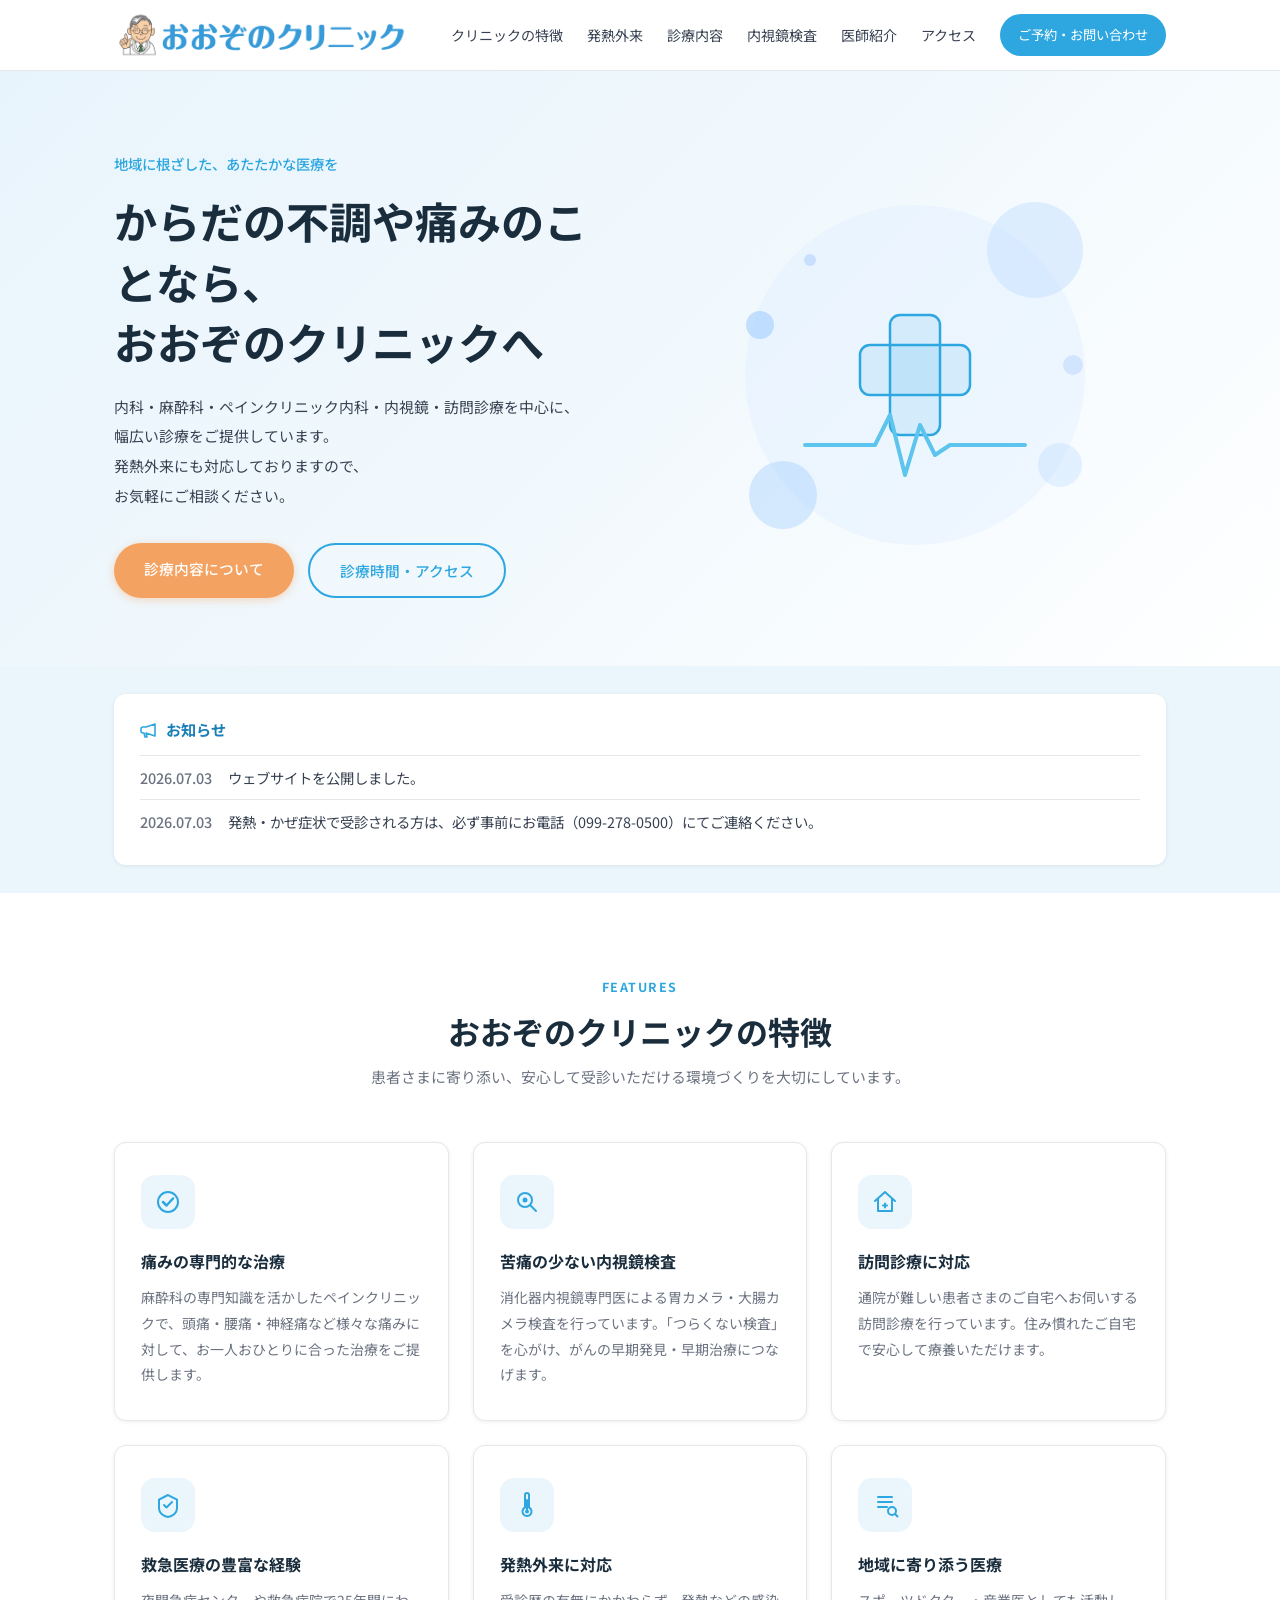
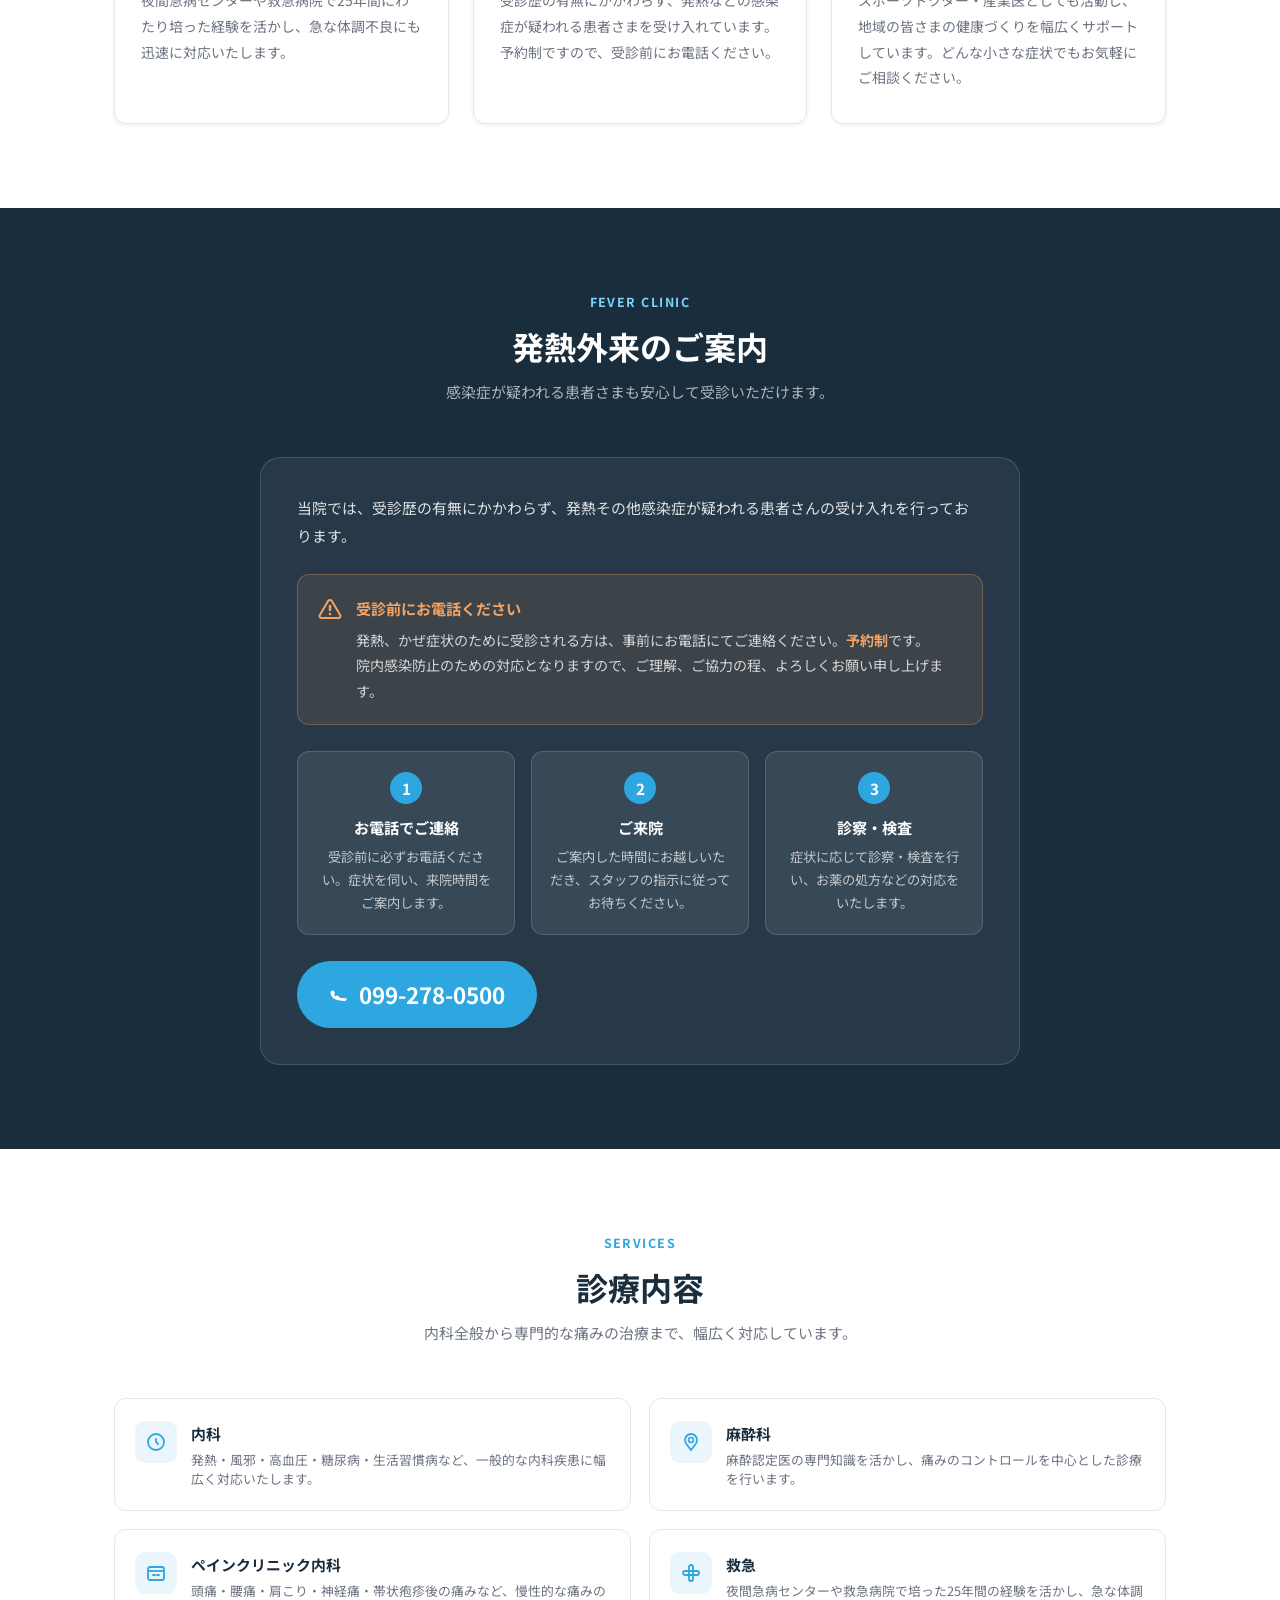
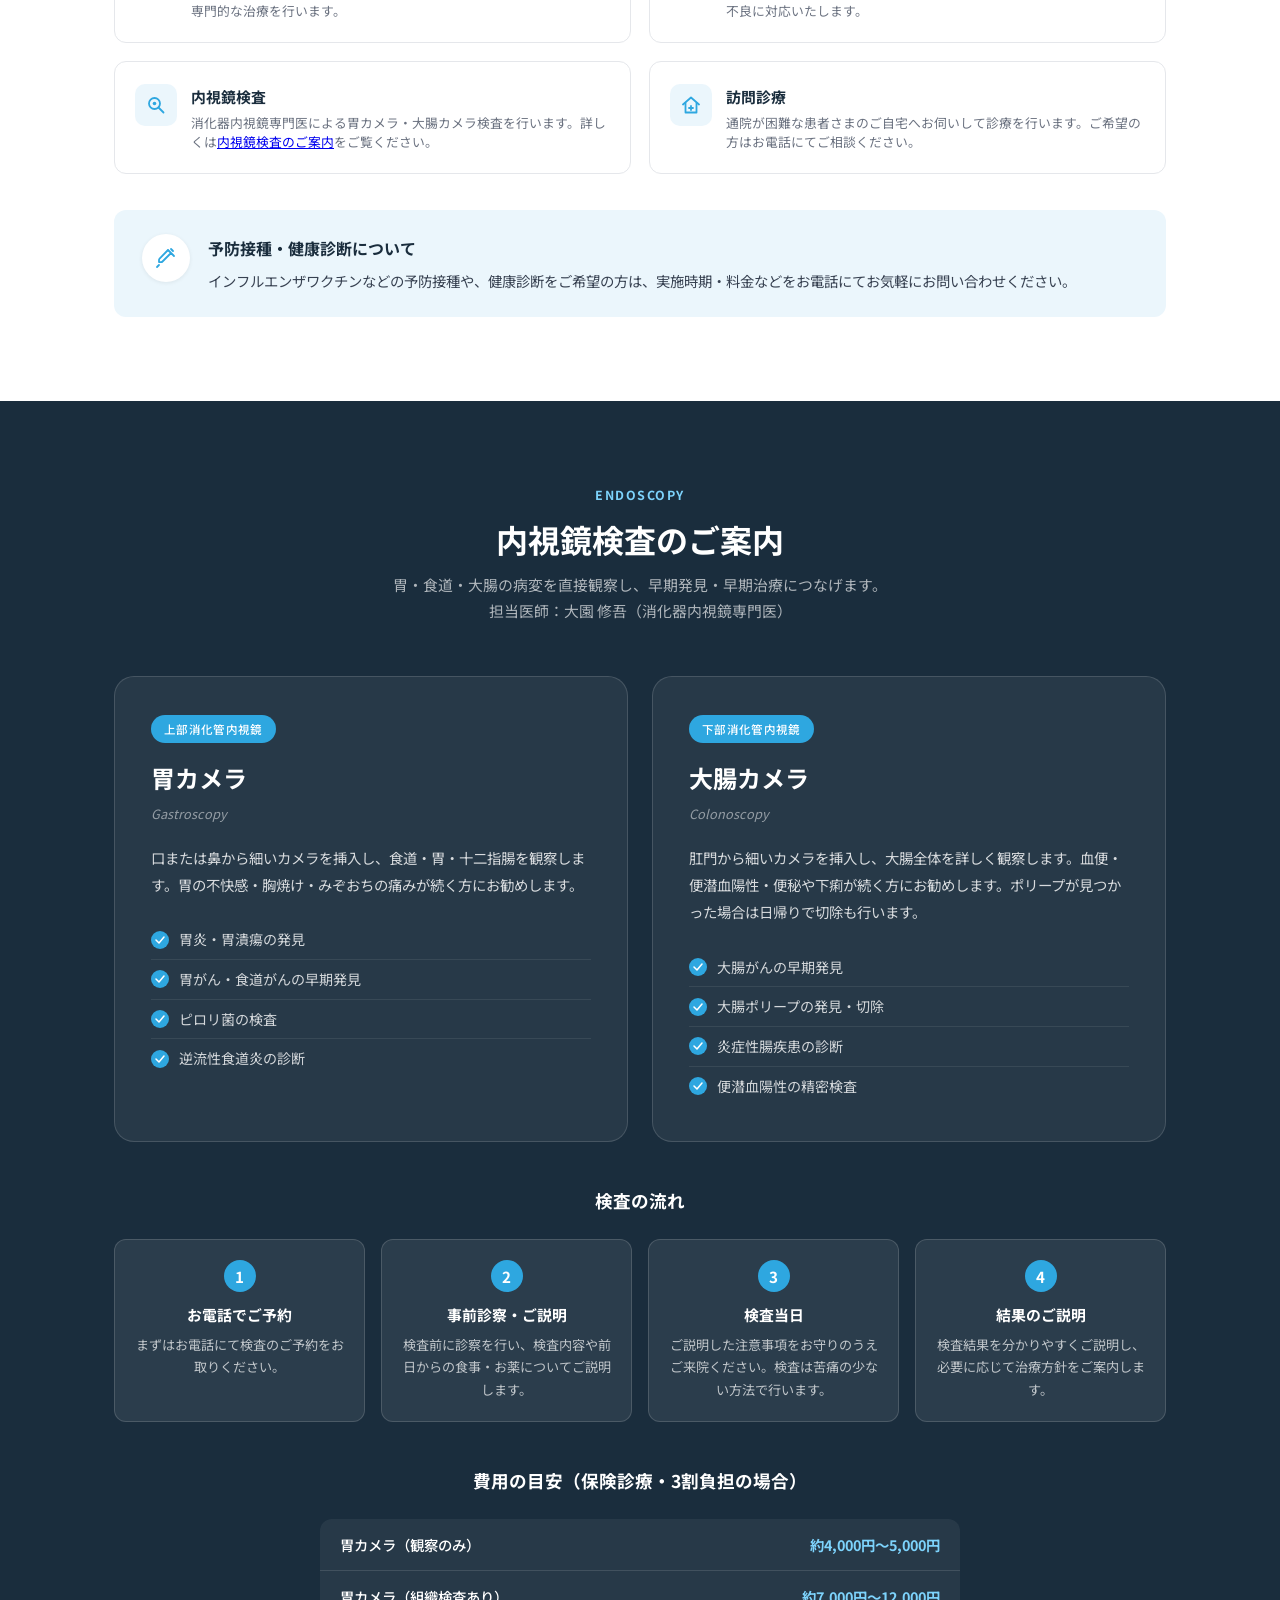
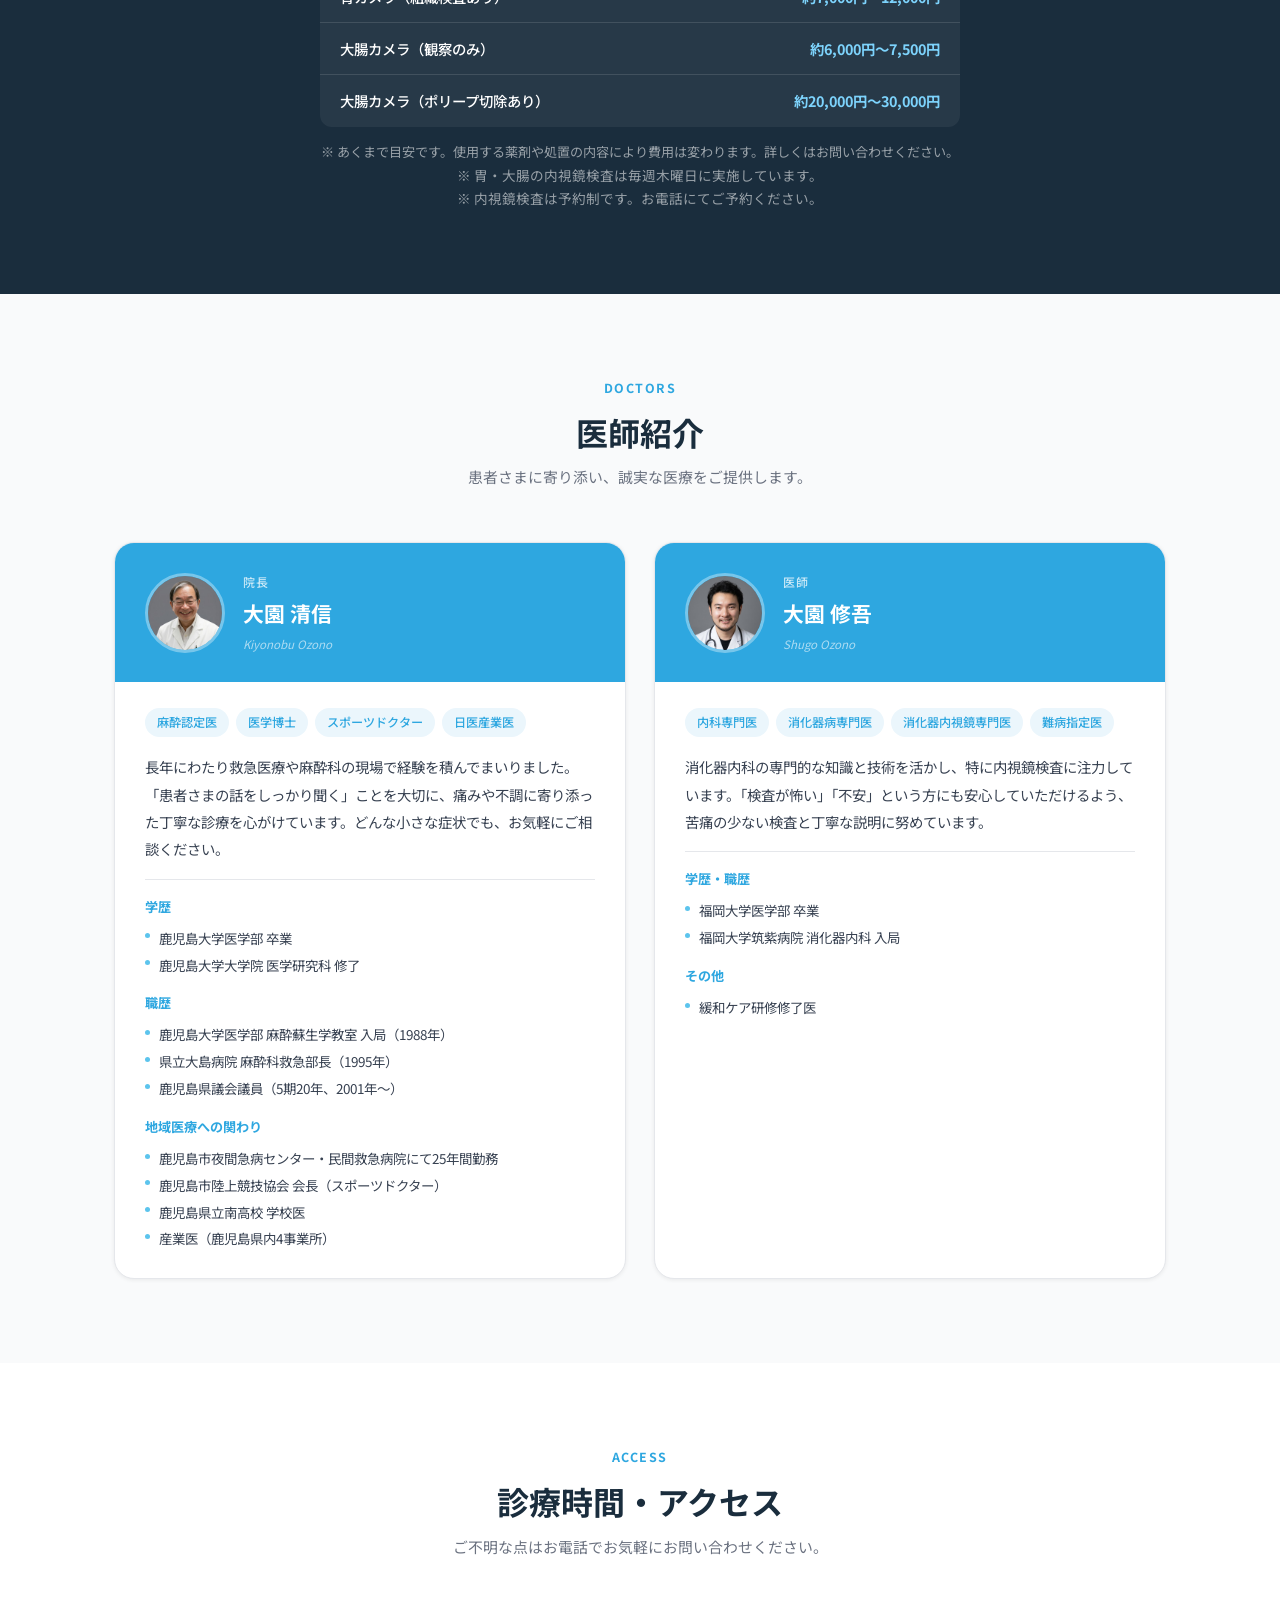
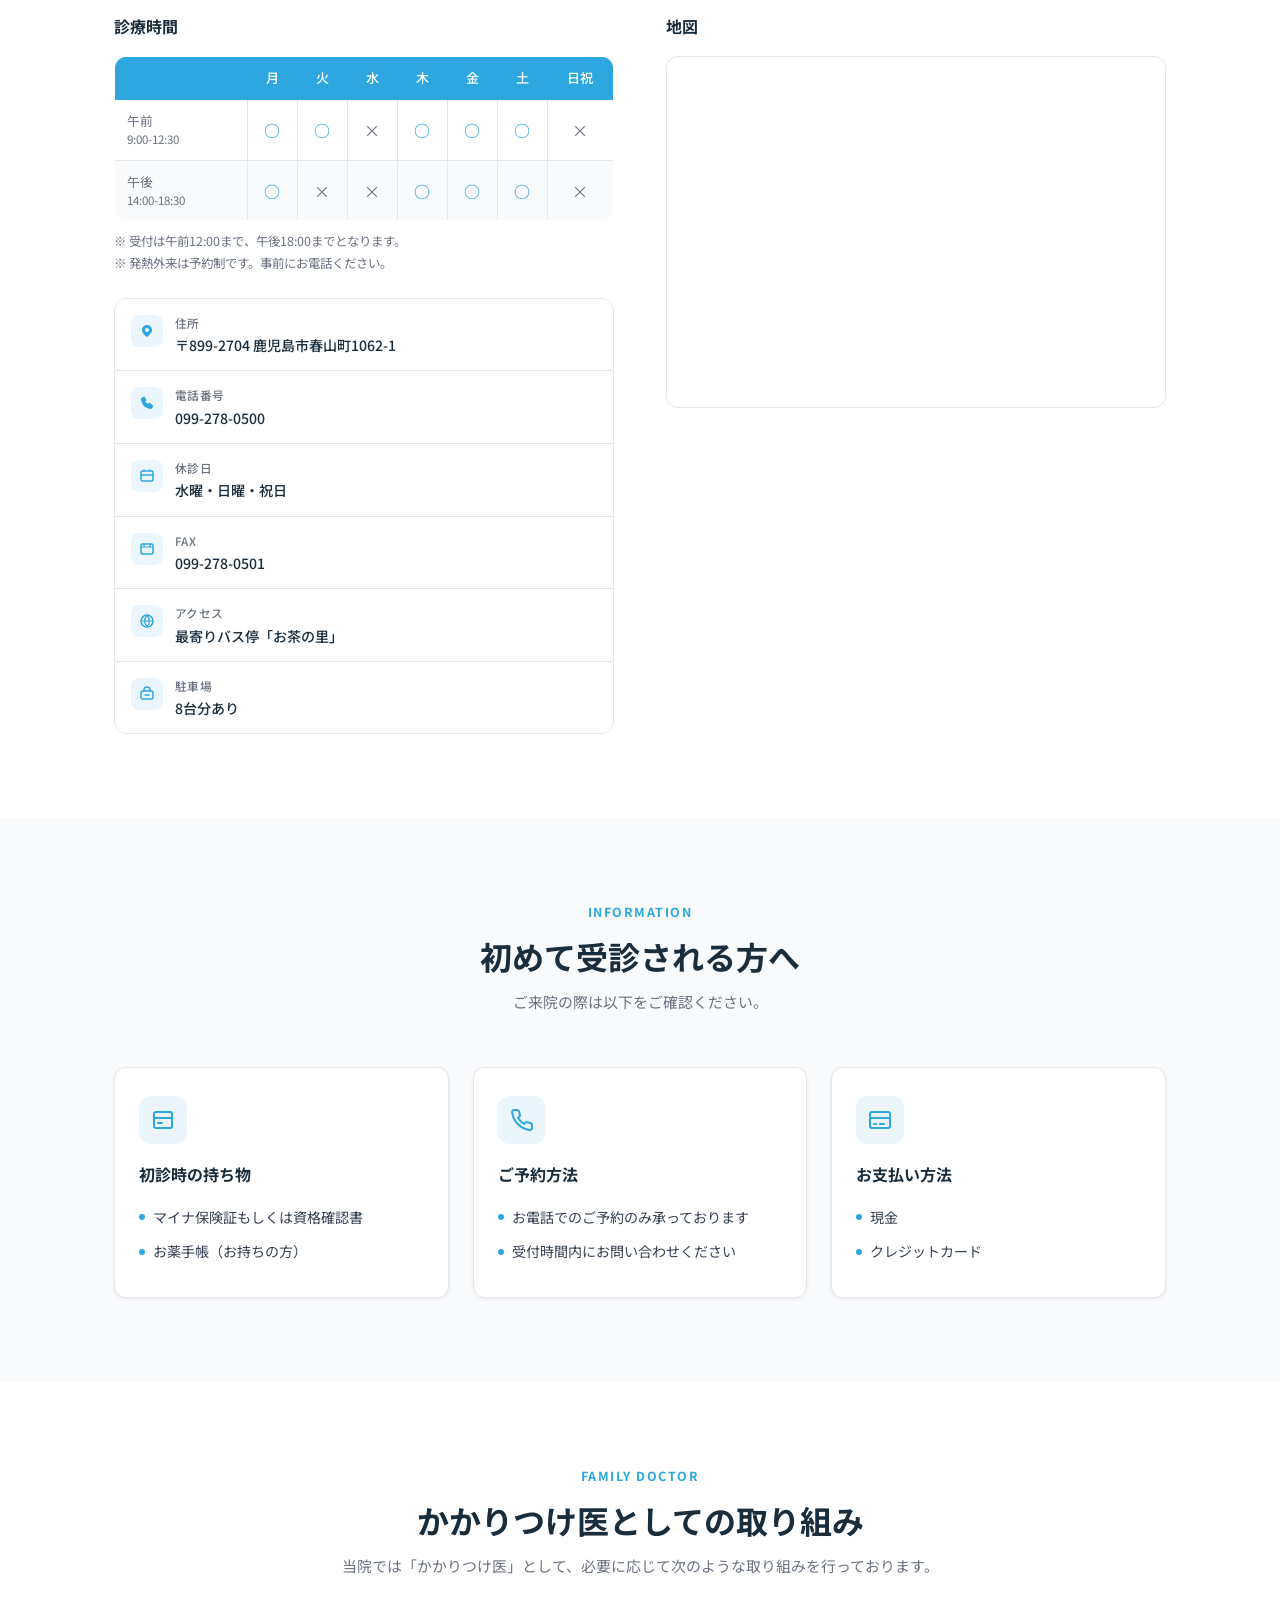
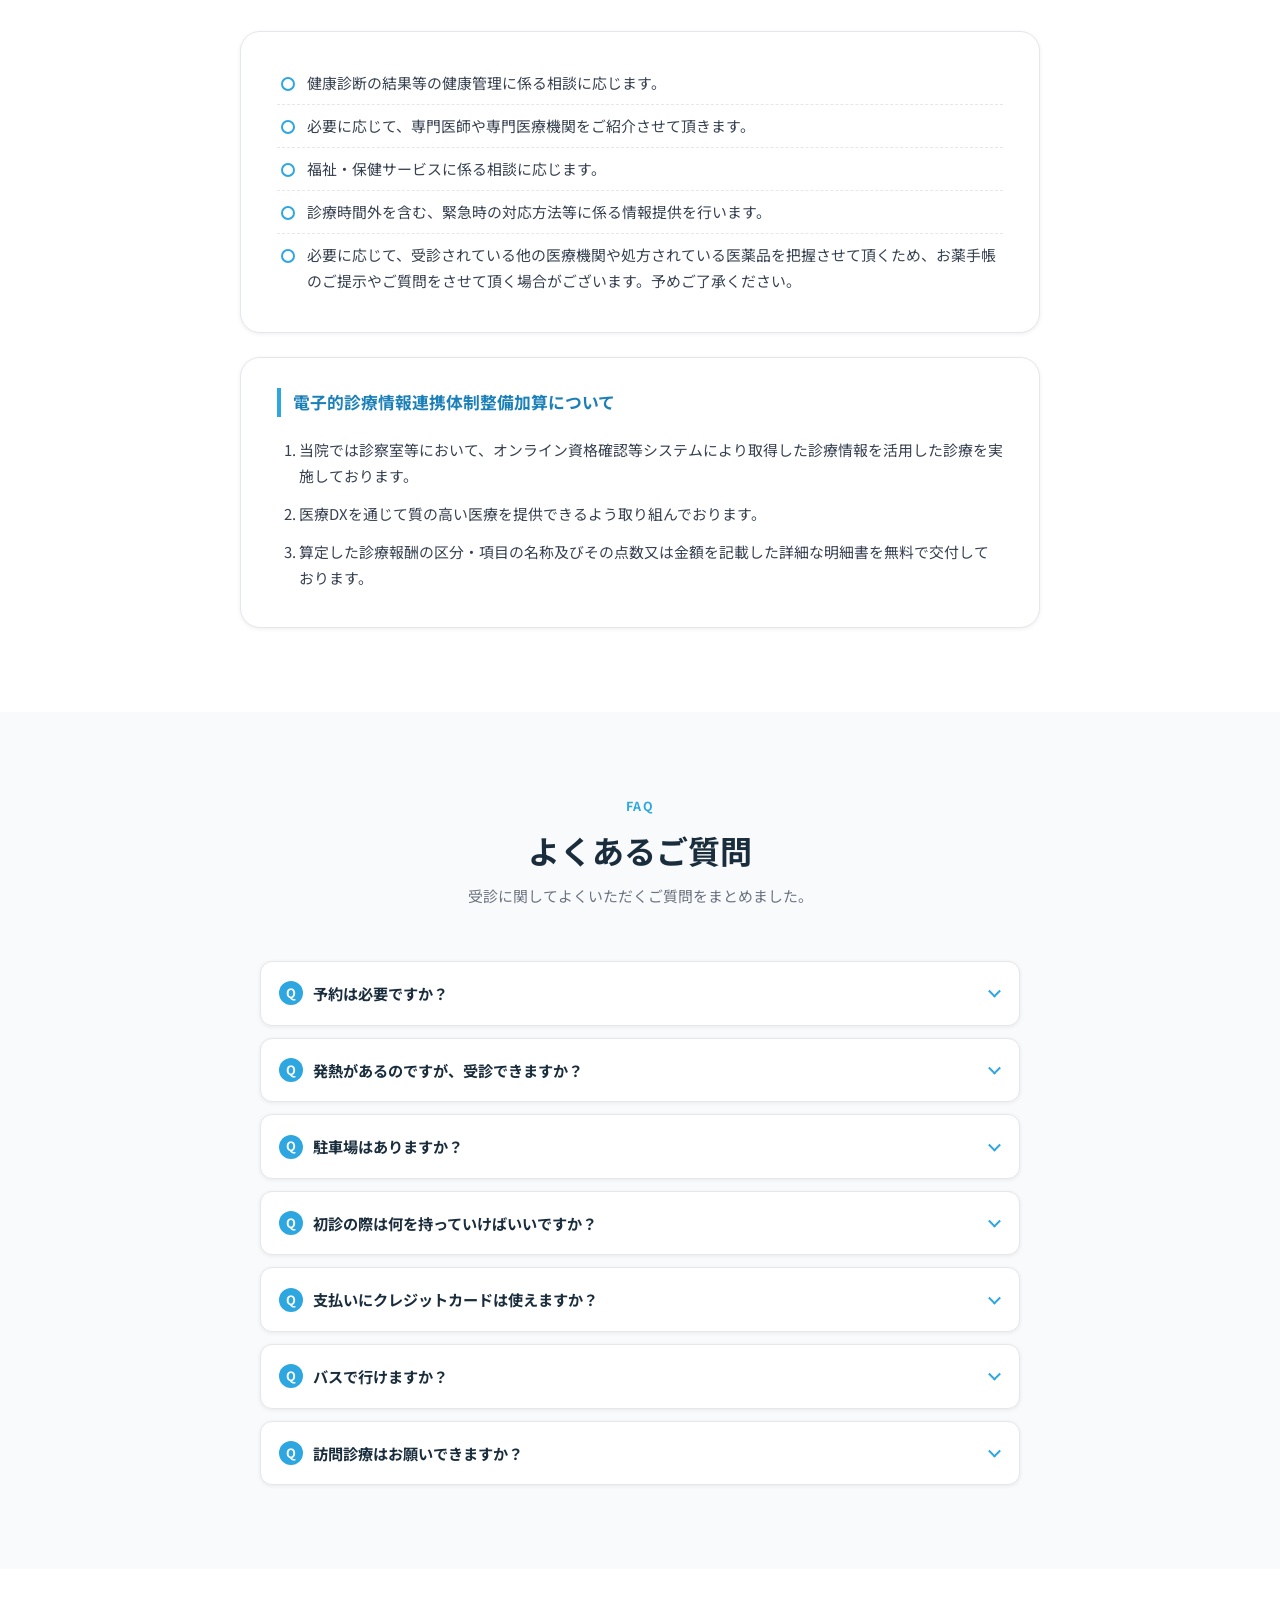
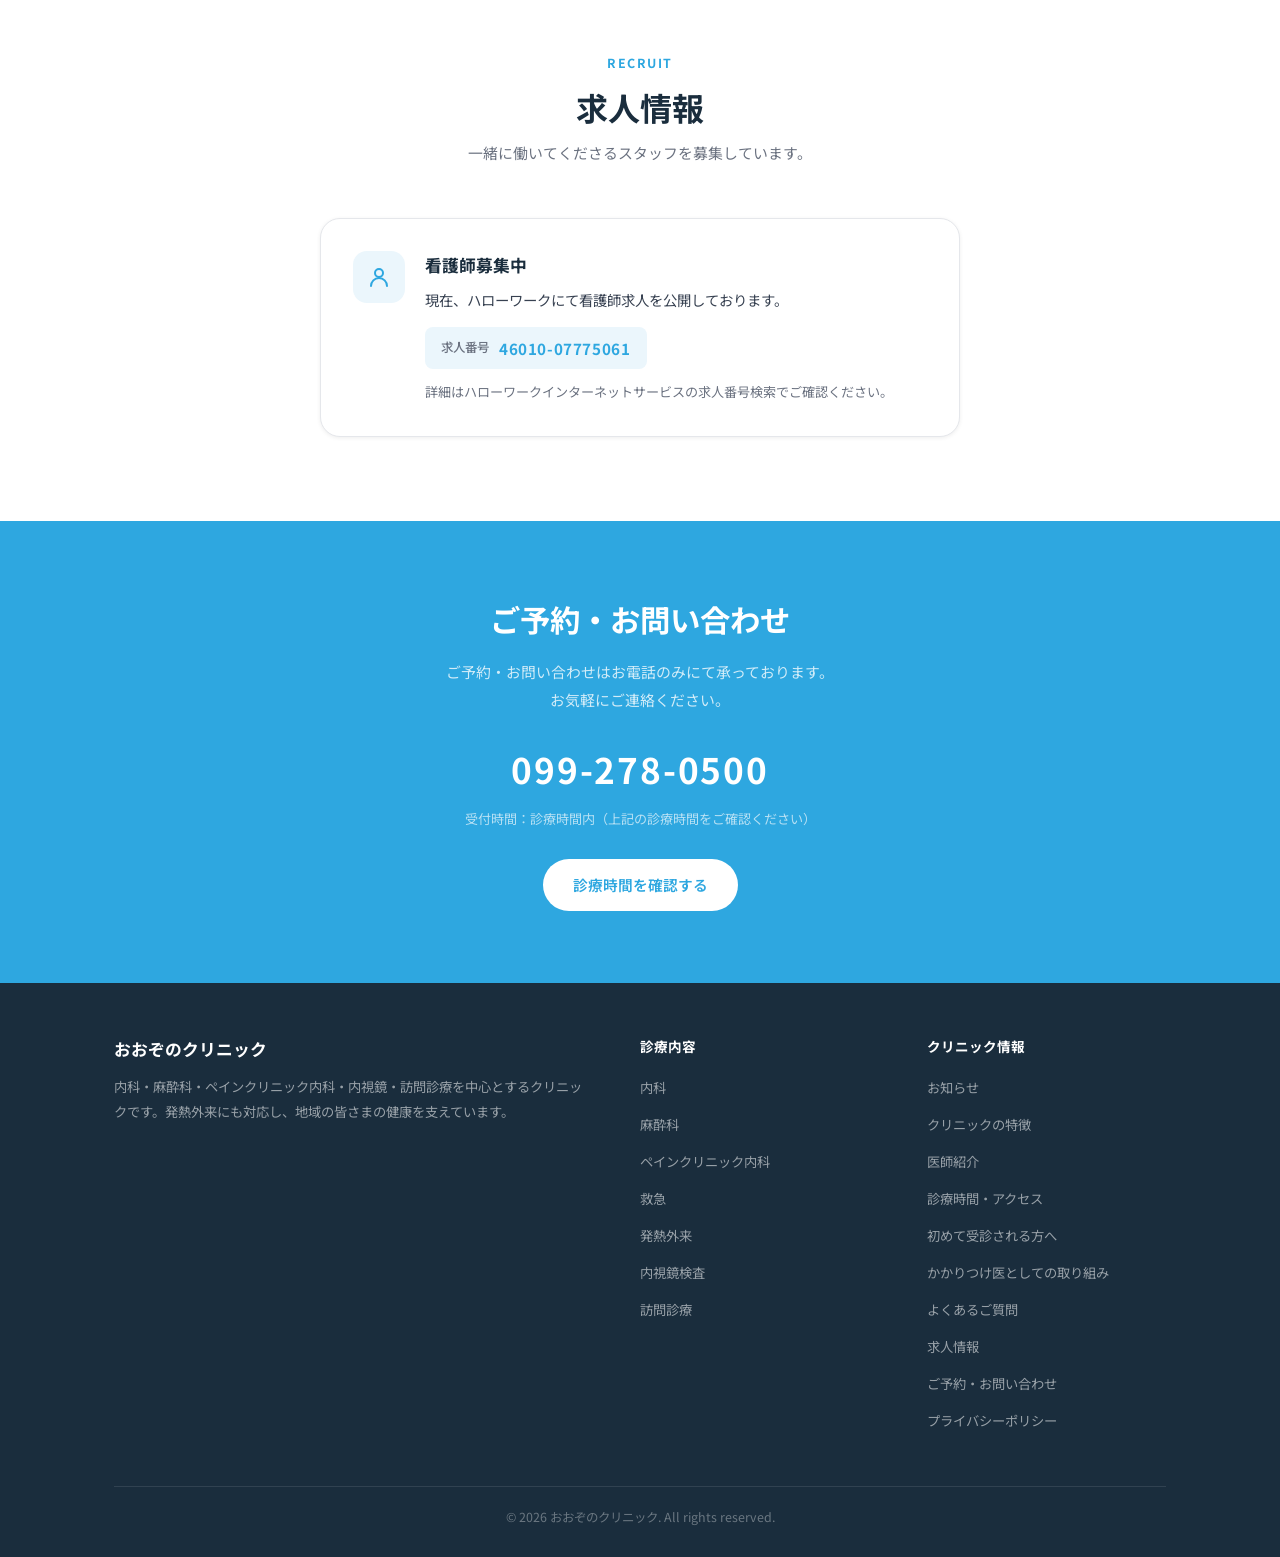
<file: index.html>
<!DOCTYPE html>
<html lang="ja">
<head>
  <meta charset="UTF-8">
  <meta name="viewport" content="width=device-width, initial-scale=1.0">
  <title>おおぞのクリニック | 内科・麻酔科・ペインクリニック内科｜鹿児島市春山町</title>
  <meta name="description" content="鹿児島市春山町のおおぞのクリニックです。内科・麻酔科・ペインクリニック内科・内視鏡検査・訪問診療を行っています。発熱外来にも対応。お気軽にご相談ください。">
  <link rel="icon" type="image/png" href="favicon.png">
  <link rel="apple-touch-icon" href="apple-touch-icon.png">
  <meta property="og:type" content="website">
  <meta property="og:site_name" content="おおぞのクリニック">
  <meta property="og:title" content="おおぞのクリニック | 内科・麻酔科・ペインクリニック内科｜鹿児島市春山町">
  <meta property="og:description" content="鹿児島市春山町のおおぞのクリニックです。内科・麻酔科・ペインクリニック内科・内視鏡検査・訪問診療を行っています。発熱外来にも対応。お気軽にご相談ください。">
  <meta property="og:url" content="https://www.ozono-clinic.com/">
  <meta property="og:image" content="https://www.ozono-clinic.com/logo.png">
  <meta property="og:locale" content="ja_JP">
  <meta name="twitter:card" content="summary">
  <link rel="preconnect" href="https://fonts.googleapis.com">
  <link rel="preconnect" href="https://fonts.gstatic.com" crossorigin>
  <link href="https://fonts.googleapis.com/css2?family=Noto+Sans+JP:wght@300;400;500;700&display=swap" rel="stylesheet">
  <link rel="stylesheet" href="style.css">
</head>
<body>

<!-- Header -->
<header class="header" id="header">
  <div class="container header-inner">
    <a href="#" class="logo">
      <img src="logo.png" alt="おおぞのクリニック" class="logo-img" width="1284" height="216">
    </a>
    <nav class="nav" id="nav">
      <a href="#features">クリニックの特徴</a>
      <a href="#fever">発熱外来</a>
      <a href="#services">診療内容</a>
      <a href="#endoscopy">内視鏡検査</a>
      <a href="#doctors">医師紹介</a>
      <a href="#access">アクセス</a>
      <a href="#contact" class="nav-cta">ご予約・お問い合わせ</a>
    </nav>
    <button class="menu-btn" id="menuBtn" aria-label="メニューを開く" aria-expanded="false">
      <span></span>
      <span></span>
      <span></span>
    </button>
  </div>
</header>

<!-- Mobile Nav -->
<div class="mobile-nav" id="mobileNav">
  <a href="#features">クリニックの特徴</a>
  <a href="#fever">発熱外来</a>
  <a href="#services">診療内容</a>
  <a href="#endoscopy">内視鏡検査</a>
  <a href="#doctors">医師紹介</a>
  <a href="#access">アクセス</a>
  <a href="#contact">ご予約・お問い合わせ</a>
</div>

<!-- Hero -->
<section class="hero">
  <div class="container hero-content">
    <div class="hero-text">
      <p class="hero-catch">地域に根ざした、あたたかな医療を</p>
      <h1 class="hero-title">からだの不調や痛みのことなら、<br>おおぞのクリニックへ</h1>
      <p class="hero-desc">
        内科・麻酔科・ペインクリニック内科・内視鏡・訪問診療を中心に、<br>
        幅広い診療をご提供しています。<br>
        発熱外来にも対応しておりますので、<br>
        お気軽にご相談ください。
      </p>
      <div class="hero-btns">
        <a href="#services" class="btn btn-primary">診療内容について</a>
        <a href="#access" class="btn btn-secondary">診療時間・アクセス</a>
      </div>
    </div>
    <div class="hero-visual" aria-hidden="true">
      <svg width="420" height="380" viewBox="0 0 420 380" fill="none" xmlns="http://www.w3.org/2000/svg">
        <circle cx="210" cy="190" r="170" fill="#DBEAFE" opacity="0.35"/>
        <circle cx="330" cy="65" r="48" fill="#BFDBFE" opacity="0.45"/>
        <circle cx="78" cy="310" r="34" fill="#93C5FD" opacity="0.35"/>
        <circle cx="355" cy="280" r="22" fill="#BFDBFE" opacity="0.4"/>
        <circle cx="55" cy="140" r="14" fill="#93C5FD" opacity="0.5"/>
        <!-- Medical cross -->
        <rect x="185" y="130" width="50" height="120" rx="10" fill="#2EA7E0" fill-opacity="0.12" stroke="#2EA7E0" stroke-width="2.5"/>
        <rect x="155" y="160" width="110" height="50" rx="10" fill="#2EA7E0" fill-opacity="0.12" stroke="#2EA7E0" stroke-width="2.5"/>
        <!-- Heartbeat line -->
        <path d="M100 260 L170 260 L185 230 L200 290 L215 240 L230 270 L245 260 L320 260"
              stroke="#5CC4ED" stroke-width="4" stroke-linecap="round" stroke-linejoin="round" fill="none"/>
        <!-- Small decorative dots -->
        <circle cx="105" cy="75" r="6" fill="#BFDBFE" opacity="0.8"/>
        <circle cx="368" cy="180" r="10" fill="#BFDBFE" opacity="0.6"/>
      </svg>
    </div>
  </div>
</section>

<!-- News -->
<section id="news" class="news-section">
  <div class="container">
    <div class="news-box">
      <h2 class="news-heading">
        <svg width="18" height="18" viewBox="0 0 18 18" fill="none" aria-hidden="true">
          <path d="M15 3L6 6H3a2 2 0 0 0-2 2v2a2 2 0 0 0 2 2h1l1 4h2l-1-4 9 3V3Z" stroke="#2EA7E0" stroke-width="1.6" stroke-linejoin="round" fill="none"/>
        </svg>
        お知らせ
      </h2>
      <ul class="news-list">
        <li class="news-item">
          <time class="news-date" datetime="2026-07-03">2026.07.03</time>
          <span class="news-text">ウェブサイトを公開しました。</span>
        </li>
        <li class="news-item">
          <time class="news-date" datetime="2026-07-03">2026.07.03</time>
          <span class="news-text">発熱・かぜ症状で受診される方は、必ず事前にお電話（099-278-0500）にてご連絡ください。</span>
        </li>
      </ul>
    </div>
  </div>
</section>

<!-- Features -->
<section id="features" class="section-light">
  <div class="container">
    <span class="section-label">FEATURES</span>
    <h2 class="section-title">おおぞのクリニックの特徴</h2>
    <p class="section-sub">患者さまに寄り添い、安心して受診いただける環境づくりを大切にしています。</p>
    <div class="features-grid">

      <div class="feature-card">
        <div class="feature-icon">
          <svg width="28" height="28" viewBox="0 0 28 28" fill="none">
            <circle cx="14" cy="14" r="10" stroke="#2EA7E0" stroke-width="2"/>
            <path d="M9 14l3.5 3.5 6.5-7" stroke="#2EA7E0" stroke-width="2.5" stroke-linecap="round" stroke-linejoin="round"/>
          </svg>
        </div>
        <h3 class="feature-title">痛みの専門的な治療</h3>
        <p class="feature-desc">麻酔科の専門知識を活かしたペインクリニックで、頭痛・腰痛・神経痛など様々な痛みに対して、お一人おひとりに合った治療をご提供します。</p>
      </div>

      <div class="feature-card">
        <div class="feature-icon">
          <svg width="28" height="28" viewBox="0 0 28 28" fill="none">
            <circle cx="12" cy="12" r="7" stroke="#2EA7E0" stroke-width="2" fill="none"/>
            <path d="M17 17l6 6" stroke="#2EA7E0" stroke-width="2" stroke-linecap="round"/>
            <circle cx="12" cy="12" r="2.5" fill="#2EA7E0"/>
          </svg>
        </div>
        <h3 class="feature-title">苦痛の少ない内視鏡検査</h3>
        <p class="feature-desc">消化器内視鏡専門医による胃カメラ・大腸カメラ検査を行っています。「つらくない検査」を心がけ、がんの早期発見・早期治療につなげます。</p>
      </div>

      <div class="feature-card">
        <div class="feature-icon">
          <svg width="28" height="28" viewBox="0 0 28 28" fill="none">
            <path d="M4 13L14 4l10 9" stroke="#2EA7E0" stroke-width="2" stroke-linecap="round" stroke-linejoin="round" fill="none"/>
            <path d="M7 11v12h14V11" stroke="#2EA7E0" stroke-width="2" stroke-linecap="round" stroke-linejoin="round" fill="none"/>
            <path d="M14 15.5v4M12 17.5h4" stroke="#2EA7E0" stroke-width="2" stroke-linecap="round"/>
          </svg>
        </div>
        <h3 class="feature-title">訪問診療に対応</h3>
        <p class="feature-desc">通院が難しい患者さまのご自宅へお伺いする訪問診療を行っています。住み慣れたご自宅で安心して療養いただけます。</p>
      </div>

      <div class="feature-card">
        <div class="feature-icon">
          <svg width="28" height="28" viewBox="0 0 28 28" fill="none">
            <path d="M14 4L5 8.5v9C5 21.6 9 25 14 26c5-1 9-4.4 9-8.5v-9L14 4Z" stroke="#2EA7E0" stroke-width="2" fill="none"/>
            <path d="M10 14l2.5 2.5 5.5-5.5" stroke="#2EA7E0" stroke-width="2" stroke-linecap="round" stroke-linejoin="round"/>
          </svg>
        </div>
        <h3 class="feature-title">救急医療の豊富な経験</h3>
        <p class="feature-desc">夜間急病センターや救急病院で25年間にわたり培った経験を活かし、急な体調不良にも迅速に対応いたします。</p>
      </div>

      <div class="feature-card">
        <div class="feature-icon">
          <svg width="28" height="28" viewBox="0 0 28 28" fill="none">
            <path d="M12 4v12.5a4.5 4.5 0 1 0 4 0V4a2 2 0 0 0-4 0Z" stroke="#2EA7E0" stroke-width="2" fill="none"/>
            <circle cx="14" cy="20.5" r="2" fill="#2EA7E0"/>
            <path d="M14 18.5V9" stroke="#2EA7E0" stroke-width="2" stroke-linecap="round"/>
          </svg>
        </div>
        <h3 class="feature-title">発熱外来に対応</h3>
        <p class="feature-desc">受診歴の有無にかかわらず、発熱などの感染症が疑われる患者さまを受け入れています。予約制ですので、受診前にお電話ください。</p>
      </div>

      <div class="feature-card">
        <div class="feature-icon">
          <svg width="28" height="28" viewBox="0 0 28 28" fill="none">
            <path d="M7 6h14M7 11h14M7 16h9" stroke="#2EA7E0" stroke-width="2" stroke-linecap="round"/>
            <circle cx="21" cy="20" r="4" stroke="#2EA7E0" stroke-width="2" fill="none"/>
            <path d="M24 23l2.5 2.5" stroke="#2EA7E0" stroke-width="2" stroke-linecap="round"/>
          </svg>
        </div>
        <h3 class="feature-title">地域に寄り添う医療</h3>
        <p class="feature-desc">スポーツドクター・産業医としても活動し、地域の皆さまの健康づくりを幅広くサポートしています。どんな小さな症状でもお気軽にご相談ください。</p>
      </div>

    </div>
  </div>
</section>

<!-- Fever Outpatient -->
<section id="fever" class="section-dark">
  <div class="container">
    <span class="section-label" style="color: #7DD3FC;">FEVER CLINIC</span>
    <h2 class="section-title" style="color: #fff;">発熱外来のご案内</h2>
    <p class="section-sub" style="color: rgba(255,255,255,0.65);">感染症が疑われる患者さまも安心して受診いただけます。</p>

    <div class="fever-card">
      <p class="fever-desc">当院では、受診歴の有無にかかわらず、発熱その他感染症が疑われる患者さんの受け入れを行っております。</p>
      <div class="fever-notice">
        <div class="fever-notice-icon">
          <svg width="24" height="24" viewBox="0 0 24 24" fill="none">
            <path d="M12 9v4M12 17h.01" stroke="#F4A261" stroke-width="2.5" stroke-linecap="round"/>
            <path d="M10.29 3.86L1.82 18a2 2 0 0 0 1.71 3h16.94a2 2 0 0 0 1.71-3L13.71 3.86a2 2 0 0 0-3.42 0Z" stroke="#F4A261" stroke-width="2" fill="none"/>
          </svg>
        </div>
        <div>
          <p class="fever-notice-title">受診前にお電話ください</p>
          <p class="fever-notice-text">発熱、かぜ症状のために受診される方は、事前にお電話にてご連絡ください。<strong>予約制</strong>です。<br>院内感染防止のための対応となりますので、ご理解、ご協力の程、よろしくお願い申し上げます。</p>
        </div>
      </div>
      <div class="fever-steps">
        <div class="fever-step">
          <span class="fever-step-num">1</span>
          <p class="fever-step-title">お電話でご連絡</p>
          <p class="fever-step-text">受診前に必ずお電話ください。症状を伺い、来院時間をご案内します。</p>
        </div>
        <div class="fever-step">
          <span class="fever-step-num">2</span>
          <p class="fever-step-title">ご来院</p>
          <p class="fever-step-text">ご案内した時間にお越しいただき、スタッフの指示に従ってお待ちください。</p>
        </div>
        <div class="fever-step">
          <span class="fever-step-num">3</span>
          <p class="fever-step-title">診察・検査</p>
          <p class="fever-step-text">症状に応じて診察・検査を行い、お薬の処方などの対応をいたします。</p>
        </div>
      </div>
      <a href="tel:099-278-0500" class="fever-tel">
        <svg width="20" height="20" viewBox="0 0 20 20" fill="none">
          <path d="M17.92 13.41c0 .12-.02.24-.08.34l-.84 1.7c-.14.29-.43.45-.74.45C5.23 15.9 1.6 12.27 1.6 6.99c0-.31.16-.6.46-.74l1.6-.83c.1-.06.22-.08.34-.08.16 0 .31.05.42.16l1.43 2.29c.12.19.09.46-.06.62l-.87.87c.36.78 1.24 1.66 2.02 2.02l.73-.73c.16-.14.42-.18.62-.06l2.29 1.43c.11.11.17.26.17.42 0 .22 0 .24 0 .46Z" fill="white"/>
        </svg>
        099-278-0500
      </a>
    </div>
  </div>
</section>

<!-- Services -->
<section id="services" class="section-light">
  <div class="container">
    <span class="section-label">SERVICES</span>
    <h2 class="section-title">診療内容</h2>
    <p class="section-sub">内科全般から専門的な痛みの治療まで、幅広く対応しています。</p>
    <div class="services-grid services-grid--4">

      <div class="service-item">
        <div class="service-icon">
          <svg width="22" height="22" viewBox="0 0 22 22" fill="none">
            <circle cx="11" cy="11" r="8" stroke="#2EA7E0" stroke-width="1.8" fill="none"/>
            <path d="M11 8v3l2 2" stroke="#2EA7E0" stroke-width="1.8" stroke-linecap="round"/>
          </svg>
        </div>
        <div>
          <div class="service-name">内科</div>
          <div class="service-detail">発熱・風邪・高血圧・糖尿病・生活習慣病など、一般的な内科疾患に幅広く対応いたします。</div>
        </div>
      </div>

      <div class="service-item">
        <div class="service-icon">
          <svg width="22" height="22" viewBox="0 0 22 22" fill="none">
            <path d="M11 3C7.686 3 5 5.686 5 9c0 2 1 4 2.5 5.5L11 19l3.5-4.5C16 13 17 11 17 9c0-3.314-2.686-6-6-6Z" stroke="#2EA7E0" stroke-width="1.8" fill="none"/>
            <circle cx="11" cy="9" r="2.5" stroke="#2EA7E0" stroke-width="1.5" fill="none"/>
          </svg>
        </div>
        <div>
          <div class="service-name">麻酔科</div>
          <div class="service-detail">麻酔認定医の専門知識を活かし、痛みのコントロールを中心とした診療を行います。</div>
        </div>
      </div>

      <div class="service-item">
        <div class="service-icon">
          <svg width="22" height="22" viewBox="0 0 22 22" fill="none">
            <rect x="3" y="5" width="16" height="13" rx="2" stroke="#2EA7E0" stroke-width="1.8" fill="none"/>
            <path d="M3 9h16" stroke="#2EA7E0" stroke-width="1.8"/>
            <path d="M8 13h2M12 13h2" stroke="#2EA7E0" stroke-width="1.8" stroke-linecap="round"/>
          </svg>
        </div>
        <div>
          <div class="service-name">ペインクリニック内科</div>
          <div class="service-detail">頭痛・腰痛・肩こり・神経痛・帯状疱疹後の痛みなど、慢性的な痛みの専門的な治療を行います。</div>
        </div>
      </div>

      <div class="service-item">
        <div class="service-icon">
          <svg width="22" height="22" viewBox="0 0 22 22" fill="none">
            <rect x="9" y="3" width="4" height="16" rx="2" stroke="#2EA7E0" stroke-width="1.8" fill="none"/>
            <rect x="3" y="9" width="16" height="4" rx="2" stroke="#2EA7E0" stroke-width="1.8" fill="none"/>
          </svg>
        </div>
        <div>
          <div class="service-name">救急</div>
          <div class="service-detail">夜間急病センターや救急病院で培った25年間の経験を活かし、急な体調不良に対応いたします。</div>
        </div>
      </div>

      <div class="service-item">
        <div class="service-icon">
          <svg width="22" height="22" viewBox="0 0 22 22" fill="none">
            <circle cx="9.5" cy="9.5" r="5.5" stroke="#2EA7E0" stroke-width="1.8" fill="none"/>
            <path d="M13.5 13.5l5 5" stroke="#2EA7E0" stroke-width="1.8" stroke-linecap="round"/>
            <circle cx="9.5" cy="9.5" r="1.8" fill="#2EA7E0"/>
          </svg>
        </div>
        <div>
          <div class="service-name">内視鏡検査</div>
          <div class="service-detail">消化器内視鏡専門医による胃カメラ・大腸カメラ検査を行います。詳しくは<a href="#endoscopy">内視鏡検査のご案内</a>をご覧ください。</div>
        </div>
      </div>

      <div class="service-item">
        <div class="service-icon">
          <svg width="22" height="22" viewBox="0 0 22 22" fill="none">
            <path d="M3 10.5L11 3.5l8 7" stroke="#2EA7E0" stroke-width="1.8" stroke-linecap="round" stroke-linejoin="round" fill="none"/>
            <path d="M5.5 9v9.5h11V9" stroke="#2EA7E0" stroke-width="1.8" stroke-linecap="round" stroke-linejoin="round" fill="none"/>
            <path d="M11 12v4M9 14h4" stroke="#2EA7E0" stroke-width="1.8" stroke-linecap="round"/>
          </svg>
        </div>
        <div>
          <div class="service-name">訪問診療</div>
          <div class="service-detail">通院が困難な患者さまのご自宅へお伺いして診療を行います。ご希望の方はお電話にてご相談ください。</div>
        </div>
      </div>

    </div>

    <div class="vaccine-card">
      <div class="vaccine-icon">
        <svg width="24" height="24" viewBox="0 0 24 24" fill="none" aria-hidden="true">
          <path d="M19 5l-2-2M14 4l6 6M17 7l-8.5 8.5a2 2 0 0 1-1.4.6H5v-2.1a2 2 0 0 1 .6-1.4L14 4M5 19l-2 2" stroke="#2EA7E0" stroke-width="1.8" stroke-linecap="round" stroke-linejoin="round" fill="none"/>
        </svg>
      </div>
      <div>
        <h3 class="vaccine-title">予防接種・健康診断について</h3>
        <p class="vaccine-text">インフルエンザワクチンなどの予防接種や、健康診断をご希望の方は、実施時期・料金などをお電話にてお気軽にお問い合わせください。</p>
      </div>
    </div>
  </div>
</section>

<!-- Endoscopy -->
<section id="endoscopy" class="section-dark">
  <div class="container">
    <span class="section-label" style="color: #7DD3FC;">ENDOSCOPY</span>
    <h2 class="section-title" style="color: #fff;">内視鏡検査のご案内</h2>
    <p class="section-sub" style="color: rgba(255,255,255,0.65);">胃・食道・大腸の病変を直接観察し、早期発見・早期治療につなげます。<br>担当医師：大園 修吾（消化器内視鏡専門医）</p>

    <div class="endo-grid">
      <div class="endo-card">
        <span class="endo-tag">上部消化管内視鏡</span>
        <h3 class="endo-title">胃カメラ</h3>
        <p class="endo-sub">Gastroscopy</p>
        <p class="endo-desc">口または鼻から細いカメラを挿入し、食道・胃・十二指腸を観察します。胃の不快感・胸焼け・みぞおちの痛みが続く方にお勧めします。</p>
        <ul class="endo-list">
          <li>胃炎・胃潰瘍の発見</li>
          <li>胃がん・食道がんの早期発見</li>
          <li>ピロリ菌の検査</li>
          <li>逆流性食道炎の診断</li>
        </ul>
      </div>

      <div class="endo-card">
        <span class="endo-tag">下部消化管内視鏡</span>
        <h3 class="endo-title">大腸カメラ</h3>
        <p class="endo-sub">Colonoscopy</p>
        <p class="endo-desc">肛門から細いカメラを挿入し、大腸全体を詳しく観察します。血便・便潜血陽性・便秘や下痢が続く方にお勧めします。ポリープが見つかった場合は日帰りで切除も行います。</p>
        <ul class="endo-list">
          <li>大腸がんの早期発見</li>
          <li>大腸ポリープの発見・切除</li>
          <li>炎症性腸疾患の診断</li>
          <li>便潜血陽性の精密検査</li>
        </ul>
      </div>
    </div>

    <div class="endo-flow">
      <h3 class="endo-flow-title">検査の流れ</h3>
      <div class="endo-flow-steps">
        <div class="endo-flow-step">
          <span class="endo-flow-num">1</span>
          <p class="endo-flow-name">お電話でご予約</p>
          <p class="endo-flow-text">まずはお電話にて検査のご予約をお取りください。</p>
        </div>
        <div class="endo-flow-step">
          <span class="endo-flow-num">2</span>
          <p class="endo-flow-name">事前診察・ご説明</p>
          <p class="endo-flow-text">検査前に診察を行い、検査内容や前日からの食事・お薬についてご説明します。</p>
        </div>
        <div class="endo-flow-step">
          <span class="endo-flow-num">3</span>
          <p class="endo-flow-name">検査当日</p>
          <p class="endo-flow-text">ご説明した注意事項をお守りのうえご来院ください。検査は苦痛の少ない方法で行います。</p>
        </div>
        <div class="endo-flow-step">
          <span class="endo-flow-num">4</span>
          <p class="endo-flow-name">結果のご説明</p>
          <p class="endo-flow-text">検査結果を分かりやすくご説明し、必要に応じて治療方針をご案内します。</p>
        </div>
      </div>
    </div>

    <div class="endo-cost">
      <h3 class="endo-cost-title">費用の目安（保険診療・3割負担の場合）</h3>
      <table class="endo-cost-table">
        <tbody>
          <tr>
            <th>胃カメラ（観察のみ）</th>
            <td>約4,000円〜5,000円</td>
          </tr>
          <tr>
            <th>胃カメラ（組織検査あり）</th>
            <td>約7,000円〜12,000円</td>
          </tr>
          <tr>
            <th>大腸カメラ（観察のみ）</th>
            <td>約6,000円〜7,500円</td>
          </tr>
          <tr>
            <th>大腸カメラ（ポリープ切除あり）</th>
            <td>約20,000円〜30,000円</td>
          </tr>
        </tbody>
      </table>
      <p class="endo-cost-note">※ あくまで目安です。使用する薬剤や処置の内容により費用は変わります。詳しくはお問い合わせください。</p>
    </div>

    <p class="endo-note">※ 胃・大腸の内視鏡検査は毎週木曜日に実施しています。<br>※ 内視鏡検査は予約制です。お電話にてご予約ください。</p>
  </div>
</section>

<!-- Doctors -->
<section id="doctors" class="section-bg">
  <div class="container">
    <span class="section-label">DOCTORS</span>
    <h2 class="section-title">医師紹介</h2>
    <p class="section-sub">患者さまに寄り添い、誠実な医療をご提供します。</p>
    <div class="doctors-grid">

      <div class="doctor-card">
        <div class="doctor-header">
          <div class="doctor-avatar">
            <img src="kiyonobu.jpg" alt="大園 清信" class="doctor-photo" width="400" height="400" loading="lazy">
          </div>
          <div class="doctor-meta">
            <p class="doctor-role">院長</p>
            <p class="doctor-name">大園 清信</p>
            <p class="doctor-ruby">Kiyonobu Ozono</p>
          </div>
        </div>
        <div class="doctor-body">
          <div class="doctor-tags">
            <span class="doctor-tag">麻酔認定医</span>
            <span class="doctor-tag">医学博士</span>
            <span class="doctor-tag">スポーツドクター</span>
            <span class="doctor-tag">日医産業医</span>
          </div>
          <p class="doctor-message">
            長年にわたり救急医療や麻酔科の現場で経験を積んでまいりました。「患者さまの話をしっかり聞く」ことを大切に、痛みや不調に寄り添った丁寧な診療を心がけています。どんな小さな症状でも、お気軽にご相談ください。
          </p>
          <div class="doctor-detail">
            <div class="doctor-detail-section">
              <h4 class="doctor-detail-title">学歴</h4>
              <ul class="doctor-detail-list">
                <li>鹿児島大学医学部 卒業</li>
                <li>鹿児島大学大学院 医学研究科 修了</li>
              </ul>
            </div>
            <div class="doctor-detail-section">
              <h4 class="doctor-detail-title">職歴</h4>
              <ul class="doctor-detail-list">
                <li>鹿児島大学医学部 麻酔蘇生学教室 入局（1988年）</li>
                <li>県立大島病院 麻酔科救急部長（1995年）</li>
                <li>鹿児島県議会議員（5期20年、2001年〜）</li>
              </ul>
            </div>
            <div class="doctor-detail-section">
              <h4 class="doctor-detail-title">地域医療への関わり</h4>
              <ul class="doctor-detail-list">
                <li>鹿児島市夜間急病センター・民間救急病院にて25年間勤務</li>
                <li>鹿児島市陸上競技協会 会長（スポーツドクター）</li>
                <li>鹿児島県立南高校 学校医</li>
                <li>産業医（鹿児島県内4事業所）</li>
              </ul>
            </div>
          </div>
        </div>
      </div>

      <div class="doctor-card">
        <div class="doctor-header">
          <div class="doctor-avatar">
            <img src="shugo.jpg" alt="大園 修吾" class="doctor-photo" width="400" height="400" loading="lazy">
          </div>
          <div class="doctor-meta">
            <p class="doctor-role">医師</p>
            <p class="doctor-name">大園 修吾</p>
            <p class="doctor-ruby">Shugo Ozono</p>
          </div>
        </div>
        <div class="doctor-body">
          <div class="doctor-tags">
            <span class="doctor-tag">内科専門医</span>
            <span class="doctor-tag">消化器病専門医</span>
            <span class="doctor-tag">消化器内視鏡専門医</span>
            <span class="doctor-tag">難病指定医</span>
          </div>
          <p class="doctor-message">
            消化器内科の専門的な知識と技術を活かし、特に内視鏡検査に注力しています。「検査が怖い」「不安」という方にも安心していただけるよう、苦痛の少ない検査と丁寧な説明に努めています。
          </p>
          <div class="doctor-detail">
            <div class="doctor-detail-section">
              <h4 class="doctor-detail-title">学歴・職歴</h4>
              <ul class="doctor-detail-list">
                <li>福岡大学医学部 卒業</li>
                <li>福岡大学筑紫病院 消化器内科 入局</li>
              </ul>
            </div>
            <div class="doctor-detail-section">
              <h4 class="doctor-detail-title">その他</h4>
              <ul class="doctor-detail-list">
                <li>緩和ケア研修修了医</li>
              </ul>
            </div>
          </div>
        </div>
      </div>

    </div>
  </div>
</section>

<!-- Access -->
<section id="access" class="section-light">
  <div class="container">
    <span class="section-label">ACCESS</span>
    <h2 class="section-title">診療時間・アクセス</h2>
    <p class="section-sub">ご不明な点はお電話でお気軽にお問い合わせください。</p>
    <div class="access-grid">

      <div class="access-left">
        <h3 class="access-subtitle">診療時間</h3>
        <table class="hours-table">
          <thead>
            <tr>
              <th></th>
              <th>月</th>
              <th>火</th>
              <th>水</th>
              <th>木</th>
              <th>金</th>
              <th>土</th>
              <th>日祝</th>
            </tr>
          </thead>
          <tbody>
            <tr>
              <td class="hours-period">午前<br><small>9:00-12:30</small></td>
              <td class="ok">○</td>
              <td class="ok">○</td>
              <td class="ng">×</td>
              <td class="ok">○</td>
              <td class="ok">○</td>
              <td class="ok">○</td>
              <td class="ng">×</td>
            </tr>
            <tr>
              <td class="hours-period">午後<br><small>14:00-18:30</small></td>
              <td class="ok">○</td>
              <td class="ng">×</td>
              <td class="ng">×</td>
              <td class="ok">○</td>
              <td class="ok">○</td>
              <td class="ok">○</td>
              <td class="ng">×</td>
            </tr>
          </tbody>
        </table>
        <p class="hours-note">※ 受付は午前12:00まで、午後18:00までとなります。<br>※ 発熱外来は予約制です。事前にお電話ください。</p>

        <div class="access-items">
          <div class="access-item">
            <div class="access-icon">
              <svg width="16" height="16" viewBox="0 0 16 16" fill="none">
                <path d="M8 2C5.24 2 3 4.24 3 7c0 3.75 5 7 5 7s5-3.25 5-7c0-2.76-2.24-5-5-5Zm0 7a2 2 0 1 1 0-4 2 2 0 0 1 0 4Z" fill="#2EA7E0"/>
              </svg>
            </div>
            <div>
              <div class="access-label">住所</div>
              <div class="access-value">〒899-2704 鹿児島市春山町1062-1</div>
            </div>
          </div>
          <div class="access-item">
            <div class="access-icon">
              <svg width="16" height="16" viewBox="0 0 16 16" fill="none">
                <path d="M14.34 10.73c0 .15-.03.3-.1.43l-1.05 2.12c-.18.37-.54.57-.93.57C6.54 13.85 2 9.31 2 3.74c0-.39.2-.75.57-.93L4.69 1.76c.13-.07.28-.1.43-.1.2 0 .39.06.53.2l1.79 2.86c.15.24.11.57-.07.77L6.26 6.3c.45.97 1.55 2.08 2.52 2.52l.91-.91c.2-.18.53-.22.77-.07l2.86 1.79c.14.14.21.32.21.53.01.27.01.3.01.57Z" fill="#2EA7E0"/>
              </svg>
            </div>
            <div>
              <div class="access-label">電話番号</div>
              <div class="access-value"><a href="tel:099-278-0500" style="color:inherit;text-decoration:none;">099-278-0500</a></div>
            </div>
          </div>
          <div class="access-item">
            <div class="access-icon">
              <svg width="16" height="16" viewBox="0 0 16 16" fill="none">
                <rect x="2" y="3" width="12" height="10" rx="1.5" stroke="#2EA7E0" stroke-width="1.5" fill="none"/>
                <path d="M5 3V2M11 3V2M2 7h12" stroke="#2EA7E0" stroke-width="1.5" stroke-linecap="round"/>
              </svg>
            </div>
            <div>
              <div class="access-label">休診日</div>
              <div class="access-value">水曜・日曜・祝日</div>
            </div>
          </div>
          <div class="access-item">
            <div class="access-icon">
              <svg width="16" height="16" viewBox="0 0 16 16" fill="none">
                <rect x="2" y="3" width="12" height="10" rx="1.5" stroke="#2EA7E0" stroke-width="1.5" fill="none"/>
                <path d="M2 6h12M5 3v2M11 3v2" stroke="#2EA7E0" stroke-width="1.2" stroke-linecap="round"/>
              </svg>
            </div>
            <div>
              <div class="access-label">FAX</div>
              <div class="access-value">099-278-0501</div>
            </div>
          </div>
          <div class="access-item">
            <div class="access-icon">
              <svg width="16" height="16" viewBox="0 0 16 16" fill="none">
                <circle cx="8" cy="8" r="6" stroke="#2EA7E0" stroke-width="1.5" fill="none"/>
                <path d="M8 2.5C9.5 4 10.5 5.9 10.5 8S9.5 12 8 13.5M8 2.5C6.5 4 5.5 5.9 5.5 8S6.5 12 8 13.5M2 8h12" stroke="#2EA7E0" stroke-width="1.2"/>
              </svg>
            </div>
            <div>
              <div class="access-label">アクセス</div>
              <div class="access-value">最寄りバス停「お茶の里」</div>
            </div>
          </div>
          <div class="access-item">
            <div class="access-icon">
              <svg width="16" height="16" viewBox="0 0 16 16" fill="none">
                <rect x="2" y="5" width="12" height="8" rx="1.5" stroke="#2EA7E0" stroke-width="1.5" fill="none"/>
                <path d="M5 5V4a3 3 0 0 1 6 0v1" stroke="#2EA7E0" stroke-width="1.5" stroke-linecap="round"/>
                <path d="M6 9h4" stroke="#2EA7E0" stroke-width="1.5" stroke-linecap="round"/>
              </svg>
            </div>
            <div>
              <div class="access-label">駐車場</div>
              <div class="access-value">8台分あり</div>
            </div>
          </div>
        </div>
      </div>

      <div class="access-right">
        <h3 class="access-subtitle">地図</h3>
        <div class="map-embed">
          <iframe title="おおぞのクリニックの地図" src="https://www.google.com/maps/embed?pb=!1m18!1m12!1m3!1d3398.9859081683067!2d130.4555717!3d31.579434300000003!2m3!1f0!2f0!3f0!3m2!1i1024!2i768!4f13.1!3m3!1m2!1s0x353e6914500c58e7%3A0x247179434356691d!2z44GK44GK44Ge44Gu44Kv44Oq44OL44OD44Kv!5e0!3m2!1sja!2sjp!4v1776031609457!5m2!1sja!2sjp" allowfullscreen="" loading="lazy" referrerpolicy="no-referrer-when-downgrade"></iframe>
        </div>
      </div>

    </div>
  </div>
</section>

<!-- First Visit Info -->
<section id="first-visit" class="section-bg">
  <div class="container">
    <span class="section-label">INFORMATION</span>
    <h2 class="section-title">初めて受診される方へ</h2>
    <p class="section-sub">ご来院の際は以下をご確認ください。</p>
    <div class="info-cards">

      <div class="info-card">
        <div class="info-card-icon">
          <svg width="24" height="24" viewBox="0 0 24 24" fill="none">
            <rect x="3" y="4" width="18" height="16" rx="2" stroke="#2EA7E0" stroke-width="2" fill="none"/>
            <path d="M3 10h18" stroke="#2EA7E0" stroke-width="2"/>
            <path d="M7 15h4" stroke="#2EA7E0" stroke-width="2" stroke-linecap="round"/>
          </svg>
        </div>
        <h3 class="info-card-title">初診時の持ち物</h3>
        <ul class="info-card-list">
          <li>マイナ保険証もしくは資格確認書</li>
          <li>お薬手帳（お持ちの方）</li>
        </ul>
      </div>

      <div class="info-card">
        <div class="info-card-icon">
          <svg width="24" height="24" viewBox="0 0 24 24" fill="none">
            <path d="M22 16.92v3a2 2 0 0 1-2.18 2 19.79 19.79 0 0 1-8.63-3.07 19.5 19.5 0 0 1-6-6A19.79 19.79 0 0 1 2.12 4.18 2 2 0 0 1 4.11 2h3a2 2 0 0 1 2 1.72c.127.96.362 1.903.7 2.81a2 2 0 0 1-.45 2.11L8.09 9.91a16 16 0 0 0 6 6l1.27-1.27a2 2 0 0 1 2.11-.45c.907.338 1.85.573 2.81.7A2 2 0 0 1 22 16.92Z" stroke="#2EA7E0" stroke-width="2" fill="none"/>
          </svg>
        </div>
        <h3 class="info-card-title">ご予約方法</h3>
        <ul class="info-card-list">
          <li>お電話でのご予約のみ承っております</li>
          <li>受付時間内にお問い合わせください</li>
        </ul>
      </div>

      <div class="info-card">
        <div class="info-card-icon">
          <svg width="24" height="24" viewBox="0 0 24 24" fill="none">
            <rect x="2" y="4" width="20" height="16" rx="2" stroke="#2EA7E0" stroke-width="2" fill="none"/>
            <path d="M2 10h20" stroke="#2EA7E0" stroke-width="2"/>
            <path d="M6 16h2M12 16h4" stroke="#2EA7E0" stroke-width="2" stroke-linecap="round"/>
          </svg>
        </div>
        <h3 class="info-card-title">お支払い方法</h3>
        <ul class="info-card-list">
          <li>現金</li>
          <li>クレジットカード</li>
        </ul>
      </div>

    </div>
  </div>
</section>

<!-- Family Doctor / Notices -->
<section id="notice" class="section-light">
  <div class="container">
    <span class="section-label">FAMILY DOCTOR</span>
    <h2 class="section-title">かかりつけ医としての取り組み</h2>
    <p class="section-sub">当院では「かかりつけ医」として、必要に応じて次のような取り組みを行っております。</p>

    <div class="notice-card">
      <ul class="notice-list">
        <li>健康診断の結果等の健康管理に係る相談に応じます。</li>
        <li>必要に応じて、専門医師や専門医療機関をご紹介させて頂きます。</li>
        <li>福祉・保健サービスに係る相談に応じます。</li>
        <li>診療時間外を含む、緊急時の対応方法等に係る情報提供を行います。</li>
        <li>必要に応じて、受診されている他の医療機関や処方されている医薬品を把握させて頂くため、お薬手帳のご提示やご質問をさせて頂く場合がございます。予めご了承ください。</li>
      </ul>
    </div>

    <div class="notice-card">
      <h3 class="notice-subtitle">電子的診療情報連携体制整備加算について</h3>
      <ol class="notice-ol">
        <li>当院では診察室等において、オンライン資格確認等システムにより取得した診療情報を活用した診療を実施しております。</li>
        <li>医療DXを通じて質の高い医療を提供できるよう取り組んでおります。</li>
        <li>算定した診療報酬の区分・項目の名称及びその点数又は金額を記載した詳細な明細書を無料で交付しております。</li>
      </ol>
    </div>
  </div>
</section>

<!-- FAQ -->
<section id="faq" class="section-bg">
  <div class="container">
    <span class="section-label">FAQ</span>
    <h2 class="section-title">よくあるご質問</h2>
    <p class="section-sub">受診に関してよくいただくご質問をまとめました。</p>
    <div class="faq-list">

      <details class="faq-item">
        <summary class="faq-q">予約は必要ですか？</summary>
        <div class="faq-a">ご予約はお電話（099-278-0500）にて承っております。発熱・かぜ症状のある方と内視鏡検査は予約制ですので、必ず事前にお電話ください。</div>
      </details>

      <details class="faq-item">
        <summary class="faq-q">発熱があるのですが、受診できますか？</summary>
        <div class="faq-a">受診いただけます。発熱外来は予約制となっておりますので、受診前に必ずお電話にてご連絡ください。院内感染防止のため、来院時間などをご案内いたします。</div>
      </details>

      <details class="faq-item">
        <summary class="faq-q">駐車場はありますか？</summary>
        <div class="faq-a">8台分の駐車場をご用意しております。お車でお越しの際はご利用ください。</div>
      </details>

      <details class="faq-item">
        <summary class="faq-q">初診の際は何を持っていけばいいですか？</summary>
        <div class="faq-a">マイナ保険証もしくは資格確認書をお持ちください。お薬手帳をお持ちの方は、あわせてご持参ください。</div>
      </details>

      <details class="faq-item">
        <summary class="faq-q">支払いにクレジットカードは使えますか？</summary>
        <div class="faq-a">現金のほか、クレジットカードでのお支払いに対応しております。</div>
      </details>

      <details class="faq-item">
        <summary class="faq-q">バスで行けますか？</summary>
        <div class="faq-a">最寄りのバス停は「お茶の里」です。バス停から当院までは徒歩でお越しいただけます。</div>
      </details>

      <details class="faq-item">
        <summary class="faq-q">訪問診療はお願いできますか？</summary>
        <div class="faq-a">訪問診療を行っています。通院が難しい方は、お電話（099-278-0500）にてお気軽にご相談ください。</div>
      </details>

    </div>
  </div>
</section>

<!-- Recruit -->
<section id="recruit" class="section-light">
  <div class="container">
    <span class="section-label">RECRUIT</span>
    <h2 class="section-title">求人情報</h2>
    <p class="section-sub">一緒に働いてくださるスタッフを募集しています。</p>
    <div class="recruit-card">
      <div class="recruit-icon">
        <svg width="24" height="24" viewBox="0 0 24 24" fill="none">
          <circle cx="12" cy="8" r="4" stroke="#2EA7E0" stroke-width="2" fill="none"/>
          <path d="M4 21c0-4.418 3.582-8 8-8s8 3.582 8 8" stroke="#2EA7E0" stroke-width="2" stroke-linecap="round" fill="none"/>
        </svg>
      </div>
      <div class="recruit-body">
        <h3 class="recruit-title">看護師募集中</h3>
        <p class="recruit-text">現在、ハローワークにて看護師求人を公開しております。</p>
        <div class="recruit-detail">
          <span class="recruit-label">求人番号</span>
          <span class="recruit-value">46010-07775061</span>
        </div>
        <p class="recruit-note">詳細はハローワークインターネットサービスの求人番号検索でご確認ください。</p>
      </div>
    </div>
  </div>
</section>

<!-- Contact CTA -->
<section id="contact" class="contact-banner">
  <div class="container" style="text-align:center;">
    <h2 class="contact-title">ご予約・お問い合わせ</h2>
    <p class="contact-desc">ご予約・お問い合わせはお電話のみにて承っております。<br>お気軽にご連絡ください。</p>
    <a href="tel:099-278-0500" class="contact-phone">099-278-0500</a>
    <p class="contact-hours">受付時間：診療時間内（上記の診療時間をご確認ください）</p>
    <a href="#access" class="btn btn-white">診療時間を確認する</a>
  </div>
</section>

<!-- Footer -->
<footer class="footer">
  <div class="container">
    <div class="footer-grid">
      <div class="footer-about">
        <p class="footer-name">おおぞのクリニック</p>
        <p class="footer-desc">内科・麻酔科・ペインクリニック内科・内視鏡・訪問診療を中心とするクリニックです。発熱外来にも対応し、地域の皆さまの健康を支えています。</p>
      </div>
      <div>
        <p class="footer-heading">診療内容</p>
        <ul class="footer-links">
          <li><a href="#services">内科</a></li>
          <li><a href="#services">麻酔科</a></li>
          <li><a href="#services">ペインクリニック内科</a></li>
          <li><a href="#services">救急</a></li>
          <li><a href="#fever">発熱外来</a></li>
          <li><a href="#endoscopy">内視鏡検査</a></li>
          <li><a href="#services">訪問診療</a></li>
        </ul>
      </div>
      <div>
        <p class="footer-heading">クリニック情報</p>
        <ul class="footer-links">
          <li><a href="#news">お知らせ</a></li>
          <li><a href="#features">クリニックの特徴</a></li>
          <li><a href="#doctors">医師紹介</a></li>
          <li><a href="#access">診療時間・アクセス</a></li>
          <li><a href="#first-visit">初めて受診される方へ</a></li>
          <li><a href="#notice">かかりつけ医としての取り組み</a></li>
          <li><a href="#faq">よくあるご質問</a></li>
          <li><a href="#recruit">求人情報</a></li>
          <li><a href="#contact">ご予約・お問い合わせ</a></li>
          <li><a href="privacy.html">プライバシーポリシー</a></li>
        </ul>
      </div>
    </div>
    <div class="footer-bottom">
      <p>&copy; <span id="copyrightYear">2026</span> おおぞのクリニック. All rights reserved.</p>
    </div>
  </div>
</footer>

<script>
  // Mobile menu toggle
  const menuBtn = document.getElementById('menuBtn');
  const mobileNav = document.getElementById('mobileNav');

  menuBtn.addEventListener('click', () => {
    const isOpen = mobileNav.classList.toggle('open');
    menuBtn.setAttribute('aria-expanded', isOpen);
  });

  // Close mobile nav when a link is clicked
  mobileNav.querySelectorAll('a').forEach(link => {
    link.addEventListener('click', () => {
      mobileNav.classList.remove('open');
      menuBtn.setAttribute('aria-expanded', 'false');
    });
  });

  // Close mobile nav on outside click
  document.addEventListener('click', e => {
    if (!mobileNav.contains(e.target) && !menuBtn.contains(e.target)) {
      mobileNav.classList.remove('open');
      menuBtn.setAttribute('aria-expanded', 'false');
    }
  });

  // Sticky header shadow
  const header = document.getElementById('header');
  window.addEventListener('scroll', () => {
    header.classList.toggle('scrolled', window.scrollY > 10);
  });

  // Copyright year
  document.getElementById('copyrightYear').textContent = new Date().getFullYear();
</script>

</body>
</html>
</file>
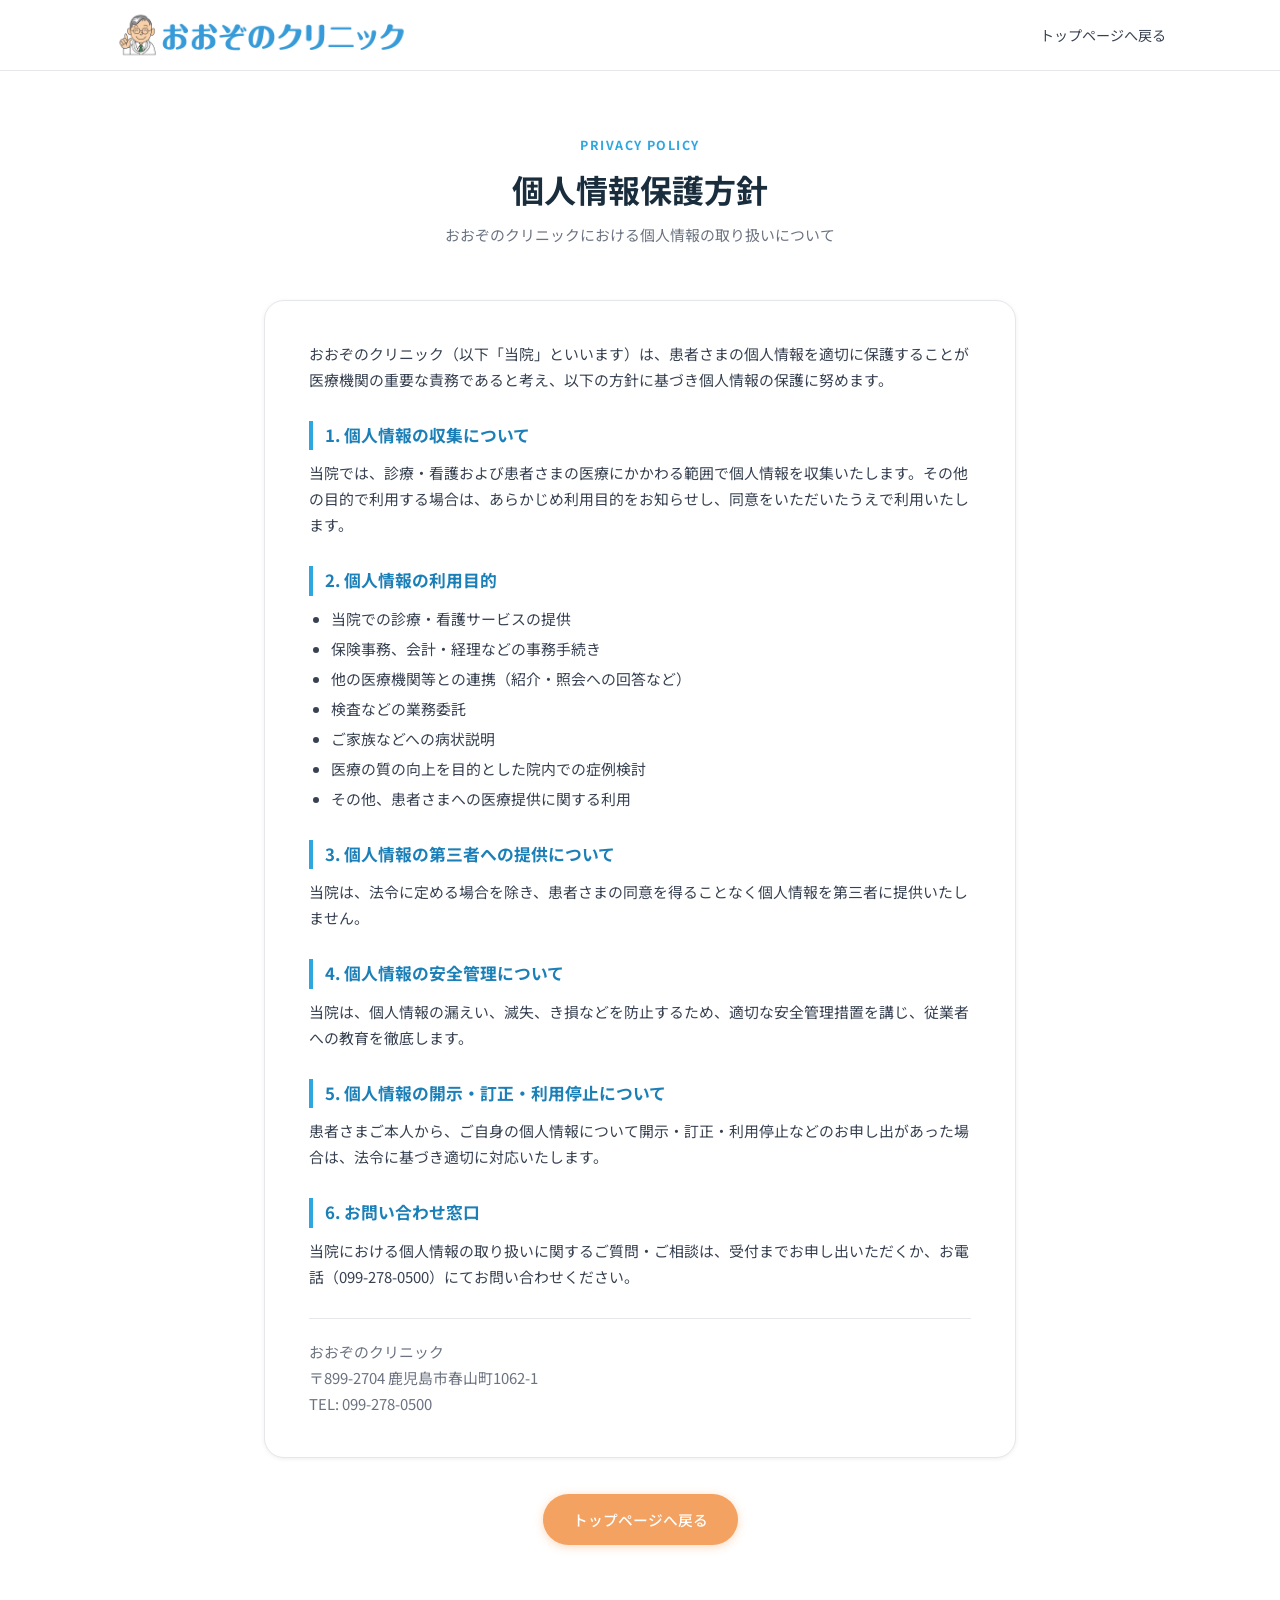
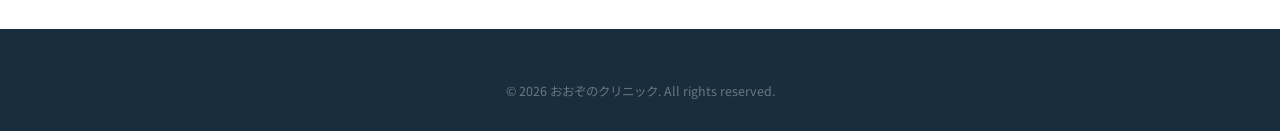
<file: privacy.html>
<!DOCTYPE html>
<html lang="ja">
<head>
  <meta charset="UTF-8">
  <meta name="viewport" content="width=device-width, initial-scale=1.0">
  <title>プライバシーポリシー | おおぞのクリニック</title>
  <meta name="description" content="おおぞのクリニックの個人情報保護方針（プライバシーポリシー）です。">
  <meta name="robots" content="noindex">
  <link rel="icon" type="image/png" href="favicon.png">
  <link rel="apple-touch-icon" href="apple-touch-icon.png">
  <link rel="preconnect" href="https://fonts.googleapis.com">
  <link rel="preconnect" href="https://fonts.gstatic.com" crossorigin>
  <link href="https://fonts.googleapis.com/css2?family=Noto+Sans+JP:wght@300;400;500;700&display=swap" rel="stylesheet">
  <link rel="stylesheet" href="style.css">
</head>
<body>

<!-- Header -->
<header class="header" id="header">
  <div class="container header-inner">
    <a href="index.html" class="logo">
      <img src="logo.png" alt="おおぞのクリニック" class="logo-img" width="1284" height="216">
    </a>
    <nav class="nav">
      <a href="index.html">トップページへ戻る</a>
    </nav>
  </div>
</header>

<!-- Privacy Policy -->
<section class="section-light privacy-section">
  <div class="container privacy-container">
    <span class="section-label">PRIVACY POLICY</span>
    <h1 class="section-title">個人情報保護方針</h1>
    <p class="section-sub">おおぞのクリニックにおける個人情報の取り扱いについて</p>

    <div class="privacy-body">
      <p>おおぞのクリニック（以下「当院」といいます）は、患者さまの個人情報を適切に保護することが医療機関の重要な責務であると考え、以下の方針に基づき個人情報の保護に努めます。</p>

      <h2>1. 個人情報の収集について</h2>
      <p>当院では、診療・看護および患者さまの医療にかかわる範囲で個人情報を収集いたします。その他の目的で利用する場合は、あらかじめ利用目的をお知らせし、同意をいただいたうえで利用いたします。</p>

      <h2>2. 個人情報の利用目的</h2>
      <ul>
        <li>当院での診療・看護サービスの提供</li>
        <li>保険事務、会計・経理などの事務手続き</li>
        <li>他の医療機関等との連携（紹介・照会への回答など）</li>
        <li>検査などの業務委託</li>
        <li>ご家族などへの病状説明</li>
        <li>医療の質の向上を目的とした院内での症例検討</li>
        <li>その他、患者さまへの医療提供に関する利用</li>
      </ul>

      <h2>3. 個人情報の第三者への提供について</h2>
      <p>当院は、法令に定める場合を除き、患者さまの同意を得ることなく個人情報を第三者に提供いたしません。</p>

      <h2>4. 個人情報の安全管理について</h2>
      <p>当院は、個人情報の漏えい、滅失、き損などを防止するため、適切な安全管理措置を講じ、従業者への教育を徹底します。</p>

      <h2>5. 個人情報の開示・訂正・利用停止について</h2>
      <p>患者さまご本人から、ご自身の個人情報について開示・訂正・利用停止などのお申し出があった場合は、法令に基づき適切に対応いたします。</p>

      <h2>6. お問い合わせ窓口</h2>
      <p>当院における個人情報の取り扱いに関するご質問・ご相談は、受付までお申し出いただくか、お電話（099-278-0500）にてお問い合わせください。</p>

      <p class="privacy-clinic-info">
        おおぞのクリニック<br>
        〒899-2704 鹿児島市春山町1062-1<br>
        TEL: 099-278-0500
      </p>
    </div>

    <div class="privacy-back">
      <a href="index.html" class="btn btn-primary">トップページへ戻る</a>
    </div>
  </div>
</section>

<!-- Footer -->
<footer class="footer">
  <div class="container">
    <div class="footer-bottom" style="border-top:none;padding-top:0;">
      <p>&copy; <span id="copyrightYear">2026</span> おおぞのクリニック. All rights reserved.</p>
    </div>
  </div>
</footer>

<script>
  document.getElementById('copyrightYear').textContent = new Date().getFullYear();
</script>

</body>
</html>
</file>
<file: style.css>
/* ===========================
   CSS Custom Properties
   =========================== */
*, *::before, *::after {
  box-sizing: border-box;
  margin: 0;
  padding: 0;
}

:root {
  --primary:       #2EA7E0;
  --primary-dark:  #1B7FB8;
  --primary-light: #5CC4ED;
  --primary-bg:    #EBF6FC;
  --accent:        #F4A261;
  --accent-dark:   #E07E3C;
  --dark:          #1A2D3D;
  --text:          #374151;
  --text-gray:     #6B7280;
  --bg:            #F9FAFB;
  --white:         #FFFFFF;
  --border:        #E5E7EB;
  --shadow-sm:     0 1px 4px rgba(0,0,0,0.07);
  --shadow:        0 4px 20px rgba(0,0,0,0.1);
  --radius:        12px;
  --radius-lg:     20px;
}

/* ===========================
   Base
   =========================== */
html {
  scroll-behavior: smooth;
}

body {
  font-family: 'Noto Sans JP', 'Hiragino Kaku Gothic ProN', 'Meiryo', sans-serif;
  color: var(--text);
  background: var(--white);
  line-height: 1.75;
  -webkit-font-smoothing: antialiased;
}

img { max-width: 100%; display: block; }

.container {
  max-width: 1100px;
  margin: 0 auto;
  padding: 0 24px;
}

/* ===========================
   Typography helpers
   =========================== */
.section-label {
  display: block;
  text-align: center;
  color: var(--primary);
  font-size: 0.78rem;
  font-weight: 700;
  letter-spacing: 0.12em;
  text-transform: uppercase;
  margin-bottom: 10px;
}

.section-title {
  font-size: clamp(1.5rem, 3vw, 2rem);
  font-weight: 700;
  color: var(--dark);
  text-align: center;
  line-height: 1.4;
  margin-bottom: 10px;
}

.section-sub {
  text-align: center;
  color: var(--text-gray);
  font-size: 0.93rem;
  margin-bottom: 52px;
}

/* ===========================
   Buttons
   =========================== */
.btn {
  display: inline-block;
  padding: 13px 30px;
  border-radius: 50px;
  font-size: 0.92rem;
  font-weight: 500;
  text-decoration: none;
  transition: background 0.2s, transform 0.15s, box-shadow 0.2s;
  cursor: pointer;
  border: none;
}

.btn-primary {
  background: var(--accent);
  color: var(--white);
  box-shadow: 0 2px 10px rgba(244,162,97,0.4);
}
.btn-primary:hover {
  background: var(--accent-dark);
  transform: translateY(-2px);
  box-shadow: 0 4px 14px rgba(244,162,97,0.45);
}

.btn-secondary {
  background: transparent;
  color: var(--primary);
  border: 2px solid var(--primary);
}
.btn-secondary:hover {
  background: var(--primary-bg);
}

.btn-white {
  background: var(--white);
  color: var(--primary);
  font-weight: 600;
}
.btn-white:hover {
  background: var(--primary-bg);
}

/* ===========================
   Header
   =========================== */
.header {
  position: sticky;
  top: 0;
  z-index: 200;
  background: var(--white);
  border-bottom: 1px solid var(--border);
  transition: box-shadow 0.3s;
}
.header.scrolled {
  box-shadow: var(--shadow-sm);
}

.header-inner {
  display: flex;
  align-items: center;
  justify-content: space-between;
  height: 70px;
}

.logo {
  display: flex;
  align-items: center;
  text-decoration: none;
}
.logo-img {
  height: 50px;
  width: auto;
}

.nav {
  display: flex;
  align-items: center;
  gap: 24px;
}
.nav a {
  text-decoration: none;
  color: var(--text);
  font-size: 0.88rem;
  transition: color 0.2s;
  white-space: nowrap;
}
.nav a:hover { color: var(--primary); }
.nav .nav-cta {
  background: var(--primary);
  color: var(--white);
  padding: 9px 18px;
  border-radius: 50px;
  font-size: 0.83rem;
}
.nav .nav-cta:hover {
  background: var(--primary-dark);
  color: var(--white);
}

/* Hamburger */
.menu-btn {
  display: none;
  flex-direction: column;
  gap: 5px;
  background: none;
  border: none;
  cursor: pointer;
  padding: 6px;
}
.menu-btn span {
  display: block;
  width: 24px;
  height: 2px;
  background: var(--dark);
  border-radius: 2px;
  transition: all 0.3s;
}

/* Mobile nav */
.mobile-nav {
  display: none;
  position: fixed;
  top: 70px;
  left: 0;
  right: 0;
  background: var(--white);
  border-bottom: 1px solid var(--border);
  box-shadow: var(--shadow);
  z-index: 199;
  padding: 8px 24px 16px;
}
.mobile-nav.open { display: block; }
.mobile-nav a {
  display: block;
  padding: 13px 0;
  border-bottom: 1px solid var(--border);
  text-decoration: none;
  color: var(--text);
  font-size: 0.95rem;
  transition: color 0.2s;
}
.mobile-nav a:last-child { border-bottom: none; }
.mobile-nav a:hover { color: var(--primary); }

/* ===========================
   Hero
   =========================== */
.hero {
  background: linear-gradient(135deg, #E8F4FC 0%, #F2F9FD 55%, var(--white) 100%);
  padding: 80px 0 68px;
  overflow: hidden;
}

.hero-content {
  display: grid;
  grid-template-columns: 1fr 1fr;
  gap: 48px;
  align-items: center;
}

.hero-catch {
  color: var(--primary);
  font-size: 0.9rem;
  font-weight: 500;
  margin-bottom: 14px;
}

.hero-title {
  font-size: clamp(1.9rem, 4.5vw, 2.7rem);
  font-weight: 700;
  color: var(--dark);
  line-height: 1.4;
  margin-bottom: 20px;
}

.hero-desc {
  color: var(--text);
  font-size: 0.93rem;
  line-height: 2;
  margin-bottom: 32px;
}

.hero-btns {
  display: flex;
  gap: 14px;
  flex-wrap: wrap;
}

.hero-visual {
  display: flex;
  justify-content: center;
  align-items: center;
}

/* ===========================
   Sections – background variants
   =========================== */
.section-light { padding: 84px 0; background: var(--white); }
.section-bg    { padding: 84px 0; background: var(--bg); }
.section-dark  { padding: 84px 0; background: var(--dark); }

/* ===========================
   Features
   =========================== */
.features-grid {
  display: grid;
  grid-template-columns: repeat(3, 1fr);
  gap: 24px;
}

.feature-card {
  background: var(--white);
  border: 1px solid var(--border);
  border-radius: var(--radius);
  padding: 32px 26px;
  box-shadow: var(--shadow-sm);
  transition: transform 0.2s, box-shadow 0.2s;
}
.feature-card:hover {
  transform: translateY(-4px);
  box-shadow: var(--shadow);
}

.feature-icon {
  width: 54px;
  height: 54px;
  background: var(--primary-bg);
  border-radius: 14px;
  display: flex;
  align-items: center;
  justify-content: center;
  margin-bottom: 18px;
}

.feature-title {
  font-size: 1rem;
  font-weight: 700;
  color: var(--dark);
  margin-bottom: 10px;
}

.feature-desc {
  font-size: 0.87rem;
  color: var(--text-gray);
  line-height: 1.85;
}

/* ===========================
   Fever Outpatient
   =========================== */
.fever-card {
  background: rgba(255,255,255,0.06);
  border: 1px solid rgba(255,255,255,0.14);
  border-radius: var(--radius-lg);
  padding: 36px;
  max-width: 760px;
  margin: 0 auto;
}

.fever-desc {
  font-size: 0.93rem;
  color: rgba(255,255,255,0.85);
  line-height: 1.9;
  margin-bottom: 24px;
}

.fever-notice {
  display: flex;
  align-items: flex-start;
  gap: 14px;
  background: rgba(244,162,97,0.1);
  border: 1px solid rgba(244,162,97,0.3);
  border-radius: var(--radius);
  padding: 20px;
  margin-bottom: 24px;
}

.fever-notice-icon {
  flex-shrink: 0;
  margin-top: 2px;
}

.fever-notice-title {
  font-size: 0.95rem;
  font-weight: 700;
  color: #F4A261;
  margin-bottom: 6px;
}

.fever-notice-text {
  font-size: 0.88rem;
  color: rgba(255,255,255,0.78);
  line-height: 1.8;
}
.fever-notice-text strong {
  color: #F4A261;
}

.fever-tel {
  display: inline-flex;
  align-items: center;
  gap: 10px;
  font-size: 1.4rem;
  font-weight: 700;
  color: var(--white);
  text-decoration: none;
  background: var(--primary);
  padding: 14px 32px;
  border-radius: 50px;
  transition: background 0.2s, transform 0.15s;
}
.fever-tel:hover {
  background: var(--primary-dark);
  transform: translateY(-2px);
}

/* ===========================
   Endoscopy
   =========================== */
.endo-grid {
  display: grid;
  grid-template-columns: 1fr 1fr;
  gap: 24px;
  margin-bottom: 24px;
}

.endo-card {
  background: rgba(255,255,255,0.06);
  border: 1px solid rgba(255,255,255,0.14);
  border-radius: var(--radius-lg);
  padding: 36px;
}

.endo-tag {
  display: inline-block;
  background: var(--primary);
  color: var(--white);
  font-size: 0.72rem;
  font-weight: 500;
  padding: 4px 13px;
  border-radius: 50px;
  margin-bottom: 14px;
  letter-spacing: 0.03em;
}

.endo-title {
  font-size: 1.5rem;
  font-weight: 700;
  color: var(--white);
  margin-bottom: 4px;
}

.endo-sub {
  font-size: 0.8rem;
  color: rgba(255,255,255,0.5);
  margin-bottom: 18px;
  font-style: italic;
}

.endo-desc {
  font-size: 0.9rem;
  color: rgba(255,255,255,0.82);
  line-height: 1.9;
  margin-bottom: 22px;
}

.endo-list {
  list-style: none;
}
.endo-list li {
  display: flex;
  align-items: center;
  gap: 10px;
  font-size: 0.88rem;
  color: rgba(255,255,255,0.8);
  padding: 7px 0;
  border-bottom: 1px solid rgba(255,255,255,0.08);
}
.endo-list li:last-child { border-bottom: none; }
.endo-list li::before {
  content: '';
  width: 18px;
  height: 18px;
  background: var(--primary) url("data:image/svg+xml,%3Csvg width='10' height='8' viewBox='0 0 10 8' fill='none' xmlns='http://www.w3.org/2000/svg'%3E%3Cpath d='M1 4l3 3 5-6' stroke='white' stroke-width='1.5' stroke-linecap='round' stroke-linejoin='round'/%3E%3C/svg%3E") center/10px no-repeat;
  border-radius: 50%;
  flex-shrink: 0;
}

.endo-note {
  text-align: center;
  font-size: 0.85rem;
  color: rgba(255,255,255,0.55);
  line-height: 1.7;
}

/* ===========================
   Services
   =========================== */
.services-grid {
  display: grid;
  grid-template-columns: repeat(3, 1fr);
  gap: 18px;
}
.services-grid--4 {
  grid-template-columns: repeat(2, 1fr);
}

.service-item {
  display: flex;
  align-items: flex-start;
  gap: 14px;
  background: var(--white);
  border: 1px solid var(--border);
  border-radius: var(--radius);
  padding: 22px 20px;
  transition: box-shadow 0.2s;
}
.service-item:hover { box-shadow: var(--shadow-sm); }

.service-icon {
  width: 42px;
  height: 42px;
  background: var(--primary-bg);
  border-radius: 10px;
  display: flex;
  align-items: center;
  justify-content: center;
  flex-shrink: 0;
}

.service-name {
  font-weight: 700;
  color: var(--dark);
  font-size: 0.93rem;
  margin-bottom: 3px;
}

.service-detail {
  font-size: 0.8rem;
  color: var(--text-gray);
  line-height: 1.5;
}

/* ===========================
   Doctors
   =========================== */
.doctors-grid {
  display: grid;
  grid-template-columns: 1fr 1fr;
  gap: 28px;
}

.doctor-card {
  background: var(--white);
  border-radius: var(--radius-lg);
  overflow: hidden;
  border: 1px solid var(--border);
  box-shadow: var(--shadow-sm);
}

.doctor-header {
  background: var(--primary);
  padding: 28px 30px;
  display: flex;
  align-items: center;
  gap: 18px;
}

.doctor-avatar {
  width: 80px;
  height: 80px;
  border-radius: 50%;
  overflow: hidden;
  flex-shrink: 0;
  border: 3px solid rgba(255,255,255,0.35);
}
.doctor-photo {
  width: 100%;
  height: 100%;
  object-fit: cover;
}

.doctor-meta { color: var(--white); }

.doctor-role {
  font-size: 0.75rem;
  opacity: 0.75;
  margin-bottom: 3px;
  font-weight: 500;
  letter-spacing: 0.05em;
}

.doctor-name {
  font-size: 1.3rem;
  font-weight: 700;
  margin-bottom: 2px;
}

.doctor-ruby {
  font-size: 0.72rem;
  opacity: 0.6;
  font-style: italic;
}

.doctor-body {
  padding: 26px 30px;
}

.doctor-tags {
  display: flex;
  flex-wrap: wrap;
  gap: 7px;
  margin-bottom: 16px;
}

.doctor-tag {
  background: var(--primary-bg);
  color: var(--primary);
  font-size: 0.76rem;
  font-weight: 500;
  padding: 4px 12px;
  border-radius: 50px;
}

.doctor-message {
  font-size: 0.9rem;
  color: var(--text);
  line-height: 1.9;
}

.doctor-detail {
  margin-top: 16px;
  border-top: 1px solid var(--border);
  padding-top: 16px;
}

.doctor-detail-section {
  margin-bottom: 14px;
}
.doctor-detail-section:last-child {
  margin-bottom: 0;
}

.doctor-detail-title {
  font-size: 0.82rem;
  font-weight: 700;
  color: var(--primary);
  margin-bottom: 6px;
}

.doctor-detail-list {
  list-style: none;
}
.doctor-detail-list li {
  font-size: 0.84rem;
  color: var(--text);
  line-height: 1.7;
  padding: 2px 0 2px 14px;
  position: relative;
}
.doctor-detail-list li::before {
  content: '';
  width: 5px;
  height: 5px;
  background: var(--primary-light);
  border-radius: 50%;
  position: absolute;
  left: 0;
  top: 0.65em;
}

/* ===========================
   Access
   =========================== */
.access-grid {
  display: grid;
  grid-template-columns: 1fr 1fr;
  gap: 52px;
  align-items: start;
}

.access-subtitle {
  font-size: 1rem;
  font-weight: 700;
  color: var(--dark);
  margin-bottom: 16px;
}

.hours-table {
  width: 100%;
  border-collapse: collapse;
  font-size: 0.85rem;
  border-radius: var(--radius);
  overflow: hidden;
  border: 1px solid var(--border);
}

.hours-table th {
  background: var(--primary);
  color: var(--white);
  padding: 10px 6px;
  text-align: center;
  font-weight: 500;
  font-size: 0.82rem;
}

.hours-table td {
  padding: 12px 6px;
  text-align: center;
  border-bottom: 1px solid var(--border);
  border-right: 1px solid var(--border);
}
.hours-table tr:last-child td { border-bottom: none; }
.hours-table td:last-child { border-right: none; }

.hours-period {
  text-align: left !important;
  padding-left: 12px !important;
  color: var(--text-gray);
  font-size: 0.8rem;
  line-height: 1.4;
  white-space: nowrap;
}
.hours-period small { font-size: 0.72rem; color: var(--text-gray); }

.hours-table td.ok  { color: var(--primary);    font-weight: 700; font-size: 1rem; }
.hours-table td.ng  { color: var(--text-gray);  font-size: 1rem; }
.hours-table tr:nth-child(even) td { background: var(--bg); }

.hours-note {
  font-size: 0.78rem;
  color: var(--text-gray);
  margin-top: 10px;
  line-height: 1.7;
}

.access-items {
  margin-top: 24px;
  border: 1px solid var(--border);
  border-radius: var(--radius);
  overflow: hidden;
}

.access-item {
  display: flex;
  align-items: flex-start;
  gap: 12px;
  padding: 14px 16px;
  border-bottom: 1px solid var(--border);
  background: var(--white);
}
.access-item:last-child { border-bottom: none; }

.access-icon {
  width: 32px;
  height: 32px;
  background: var(--primary-bg);
  border-radius: 8px;
  display: flex;
  align-items: center;
  justify-content: center;
  flex-shrink: 0;
  margin-top: 2px;
}

.access-label {
  font-size: 0.73rem;
  color: var(--text-gray);
  margin-bottom: 2px;
  font-weight: 500;
  letter-spacing: 0.03em;
}

.access-value {
  font-size: 0.88rem;
  color: var(--dark);
  font-weight: 500;
  line-height: 1.5;
}

.map-embed {
  border-radius: var(--radius);
  overflow: hidden;
  border: 1px solid var(--border);
}
.map-embed iframe {
  display: block;
  width: 100%;
  height: 350px;
  border: 0;
}

/* ===========================
   First Visit / Info Cards
   =========================== */
.info-cards {
  display: grid;
  grid-template-columns: repeat(3, 1fr);
  gap: 24px;
}

.info-card {
  background: var(--white);
  border: 1px solid var(--border);
  border-radius: var(--radius);
  padding: 28px 24px;
  box-shadow: var(--shadow-sm);
}

.info-card-icon {
  width: 48px;
  height: 48px;
  background: var(--primary-bg);
  border-radius: 12px;
  display: flex;
  align-items: center;
  justify-content: center;
  margin-bottom: 16px;
}

.info-card-title {
  font-size: 1rem;
  font-weight: 700;
  color: var(--dark);
  margin-bottom: 12px;
}

.info-card-list {
  list-style: none;
}
.info-card-list li {
  display: flex;
  align-items: center;
  gap: 8px;
  font-size: 0.88rem;
  color: var(--text);
  padding: 6px 0;
  line-height: 1.6;
}
.info-card-list li::before {
  content: '';
  width: 6px;
  height: 6px;
  background: var(--primary);
  border-radius: 50%;
  flex-shrink: 0;
}

/* ===========================
   Recruit
   =========================== */
.recruit-card {
  display: flex;
  align-items: flex-start;
  gap: 20px;
  background: var(--white);
  border: 1px solid var(--border);
  border-radius: var(--radius-lg);
  padding: 32px;
  max-width: 640px;
  margin: 0 auto;
  box-shadow: var(--shadow-sm);
}

.recruit-icon {
  width: 52px;
  height: 52px;
  background: var(--primary-bg);
  border-radius: 14px;
  display: flex;
  align-items: center;
  justify-content: center;
  flex-shrink: 0;
}

.recruit-title {
  font-size: 1.05rem;
  font-weight: 700;
  color: var(--dark);
  margin-bottom: 8px;
}

.recruit-text {
  font-size: 0.9rem;
  color: var(--text);
  margin-bottom: 14px;
  line-height: 1.7;
}

.recruit-detail {
  display: inline-flex;
  align-items: center;
  gap: 10px;
  background: var(--primary-bg);
  border-radius: 8px;
  padding: 8px 16px;
  margin-bottom: 12px;
}

.recruit-label {
  font-size: 0.78rem;
  font-weight: 500;
  color: var(--text-gray);
}

.recruit-value {
  font-size: 0.95rem;
  font-weight: 700;
  color: var(--primary);
  letter-spacing: 0.04em;
}

.recruit-note {
  font-size: 0.82rem;
  color: var(--text-gray);
  line-height: 1.7;
}

/* ===========================
   Contact Banner
   =========================== */
.contact-banner {
  background: var(--primary);
  padding: 72px 0;
}

.contact-title {
  font-size: clamp(1.5rem, 3vw, 1.9rem);
  font-weight: 700;
  color: var(--white);
  margin-bottom: 12px;
}

.contact-desc {
  color: rgba(255,255,255,0.78);
  font-size: 0.93rem;
  margin-bottom: 24px;
  line-height: 1.9;
}

.contact-phone {
  display: block;
  font-size: clamp(1.6rem, 4vw, 2.2rem);
  font-weight: 700;
  color: var(--white);
  text-decoration: none;
  letter-spacing: 0.05em;
  margin-bottom: 8px;
  transition: opacity 0.2s;
}
.contact-phone:hover { opacity: 0.85; }

.contact-hours {
  font-size: 0.82rem;
  color: rgba(255,255,255,0.65);
  margin-bottom: 28px;
}

/* ===========================
   Footer
   =========================== */
.footer {
  background: var(--dark);
  padding: 52px 0 28px;
}

.footer-grid {
  display: grid;
  grid-template-columns: 2fr 1fr 1fr;
  gap: 48px;
  margin-bottom: 44px;
}

.footer-name {
  font-size: 1.05rem;
  font-weight: 700;
  color: var(--white);
  margin-bottom: 10px;
}

.footer-desc {
  font-size: 0.83rem;
  color: rgba(255,255,255,0.55);
  line-height: 1.9;
}

.footer-heading {
  font-size: 0.85rem;
  font-weight: 700;
  color: var(--white);
  margin-bottom: 14px;
}

.footer-links {
  list-style: none;
}
.footer-links li {
  margin-bottom: 9px;
}
.footer-links a {
  color: rgba(255,255,255,0.55);
  text-decoration: none;
  font-size: 0.83rem;
  transition: color 0.2s;
}
.footer-links a:hover { color: rgba(255,255,255,0.9); }

.footer-bottom {
  border-top: 1px solid rgba(255,255,255,0.1);
  padding-top: 20px;
  text-align: center;
  font-size: 0.78rem;
  color: rgba(255,255,255,0.35);
}

/* ===========================
   News
   =========================== */
.news-section {
  padding: 28px 0;
  background: var(--primary-bg);
}

.news-box {
  background: var(--white);
  border-radius: var(--radius);
  box-shadow: var(--shadow-sm);
  padding: 22px 26px;
}

.news-heading {
  display: flex;
  align-items: center;
  gap: 8px;
  font-size: 0.95rem;
  font-weight: 700;
  color: var(--primary-dark);
  margin-bottom: 12px;
}

.news-list {
  list-style: none;
}

.news-item {
  display: flex;
  gap: 16px;
  padding: 9px 0;
  border-top: 1px solid var(--border);
  font-size: 0.9rem;
}

.news-date {
  color: var(--text-gray);
  flex-shrink: 0;
  font-weight: 500;
}

/* ===========================
   Fever steps
   =========================== */
.fever-steps {
  display: grid;
  grid-template-columns: repeat(3, 1fr);
  gap: 16px;
  margin: 26px 0;
}

.fever-step {
  background: rgba(255,255,255,0.08);
  border: 1px solid rgba(255,255,255,0.15);
  border-radius: var(--radius);
  padding: 20px 18px;
  text-align: center;
}

.fever-step-num {
  display: inline-flex;
  align-items: center;
  justify-content: center;
  width: 32px;
  height: 32px;
  border-radius: 50%;
  background: var(--primary);
  color: var(--white);
  font-weight: 700;
  font-size: 0.95rem;
  margin-bottom: 10px;
}

.fever-step-title {
  color: var(--white);
  font-weight: 700;
  font-size: 0.95rem;
  margin-bottom: 6px;
}

.fever-step-text {
  color: rgba(255,255,255,0.7);
  font-size: 0.83rem;
  line-height: 1.7;
}

/* ===========================
   Vaccine / checkup notice
   =========================== */
.vaccine-card {
  display: flex;
  align-items: flex-start;
  gap: 18px;
  margin-top: 36px;
  background: var(--primary-bg);
  border-radius: var(--radius);
  padding: 24px 28px;
}

.vaccine-icon {
  width: 48px;
  height: 48px;
  background: var(--white);
  border-radius: 50%;
  display: flex;
  align-items: center;
  justify-content: center;
  flex-shrink: 0;
  box-shadow: var(--shadow-sm);
}

.vaccine-title {
  font-size: 1rem;
  font-weight: 700;
  color: var(--dark);
  margin-bottom: 6px;
}

.vaccine-text {
  font-size: 0.9rem;
  color: var(--text);
}

/* ===========================
   Endoscopy flow & cost
   =========================== */
.endo-flow {
  margin-top: 44px;
}

.endo-flow-title,
.endo-cost-title {
  color: var(--white);
  font-size: 1.1rem;
  font-weight: 700;
  text-align: center;
  margin-bottom: 22px;
}

.endo-flow-steps {
  display: grid;
  grid-template-columns: repeat(4, 1fr);
  gap: 16px;
}

.endo-flow-step {
  background: rgba(255,255,255,0.08);
  border: 1px solid rgba(255,255,255,0.15);
  border-radius: var(--radius);
  padding: 20px 18px;
  text-align: center;
}

.endo-flow-num {
  display: inline-flex;
  align-items: center;
  justify-content: center;
  width: 32px;
  height: 32px;
  border-radius: 50%;
  background: var(--primary);
  color: var(--white);
  font-weight: 700;
  font-size: 0.95rem;
  margin-bottom: 10px;
}

.endo-flow-name {
  color: var(--white);
  font-weight: 700;
  font-size: 0.93rem;
  margin-bottom: 6px;
}

.endo-flow-text {
  color: rgba(255,255,255,0.7);
  font-size: 0.82rem;
  line-height: 1.7;
}

.endo-cost {
  margin-top: 44px;
}

.endo-cost-table {
  width: 100%;
  max-width: 640px;
  margin: 0 auto;
  border-collapse: collapse;
  background: rgba(255,255,255,0.06);
  border-radius: var(--radius);
  overflow: hidden;
}

.endo-cost-table th,
.endo-cost-table td {
  padding: 13px 20px;
  border-bottom: 1px solid rgba(255,255,255,0.12);
  font-size: 0.9rem;
}

.endo-cost-table tr:last-child th,
.endo-cost-table tr:last-child td {
  border-bottom: none;
}

.endo-cost-table th {
  text-align: left;
  color: var(--white);
  font-weight: 500;
  width: 60%;
}

.endo-cost-table td {
  color: #7DD3FC;
  font-weight: 700;
  text-align: right;
}

.endo-cost-note {
  text-align: center;
  color: rgba(255,255,255,0.55);
  font-size: 0.82rem;
  margin-top: 14px;
}

/* ===========================
   Family doctor / notices
   =========================== */
.notice-card {
  max-width: 800px;
  margin: 0 auto 24px;
  background: var(--white);
  border: 1px solid var(--border);
  border-radius: var(--radius-lg);
  box-shadow: var(--shadow-sm);
  padding: 30px 36px;
}

.notice-card:last-child { margin-bottom: 0; }

.notice-subtitle {
  font-size: 1.05rem;
  font-weight: 700;
  color: var(--primary-dark);
  margin-bottom: 14px;
  padding-left: 12px;
  border-left: 4px solid var(--primary);
}

.notice-list {
  list-style: none;
}

.notice-list li {
  position: relative;
  padding: 8px 0 8px 30px;
  font-size: 0.93rem;
  border-bottom: 1px dashed var(--border);
}

.notice-list li:last-child { border-bottom: none; }

.notice-list li::before {
  content: "";
  position: absolute;
  left: 4px;
  top: 15px;
  width: 14px;
  height: 14px;
  border: 2.5px solid var(--primary);
  border-radius: 50%;
}

.notice-ol {
  padding-left: 22px;
}

.notice-ol li {
  padding: 6px 0;
  font-size: 0.93rem;
}

/* ===========================
   FAQ
   =========================== */
.faq-list {
  max-width: 760px;
  margin: 0 auto;
  display: flex;
  flex-direction: column;
  gap: 12px;
}

.faq-item {
  background: var(--white);
  border: 1px solid var(--border);
  border-radius: var(--radius);
  box-shadow: var(--shadow-sm);
  overflow: hidden;
}

.faq-q {
  position: relative;
  padding: 18px 48px 18px 52px;
  font-weight: 700;
  font-size: 0.95rem;
  color: var(--dark);
  cursor: pointer;
  list-style: none;
}

.faq-q::-webkit-details-marker { display: none; }

.faq-q::before {
  content: "Q";
  position: absolute;
  left: 18px;
  top: 50%;
  transform: translateY(-50%);
  width: 24px;
  height: 24px;
  border-radius: 50%;
  background: var(--primary);
  color: var(--white);
  font-size: 0.8rem;
  font-weight: 700;
  display: flex;
  align-items: center;
  justify-content: center;
}

.faq-q::after {
  content: "";
  position: absolute;
  right: 20px;
  top: 50%;
  width: 9px;
  height: 9px;
  border-right: 2px solid var(--primary);
  border-bottom: 2px solid var(--primary);
  transform: translateY(-70%) rotate(45deg);
  transition: transform 0.2s;
}

.faq-item[open] .faq-q::after {
  transform: translateY(-30%) rotate(-135deg);
}

.faq-a {
  position: relative;
  padding: 0 20px 18px 52px;
  font-size: 0.9rem;
  color: var(--text);
}

.faq-a::before {
  content: "A";
  position: absolute;
  left: 18px;
  top: 2px;
  width: 24px;
  height: 24px;
  border-radius: 50%;
  background: var(--accent);
  color: var(--white);
  font-size: 0.8rem;
  font-weight: 700;
  display: flex;
  align-items: center;
  justify-content: center;
}

/* ===========================
   Privacy policy page
   =========================== */
.privacy-section {
  padding-top: 64px;
}

.privacy-container {
  max-width: 800px;
}

.privacy-body {
  background: var(--white);
  border: 1px solid var(--border);
  border-radius: var(--radius-lg);
  box-shadow: var(--shadow-sm);
  padding: 40px 44px;
  font-size: 0.93rem;
}

.privacy-body h2 {
  font-size: 1.05rem;
  color: var(--primary-dark);
  margin: 28px 0 10px;
  padding-left: 12px;
  border-left: 4px solid var(--primary);
}

.privacy-body ul {
  padding-left: 22px;
  margin: 8px 0;
}

.privacy-body li {
  margin-bottom: 4px;
}

.privacy-clinic-info {
  margin-top: 28px;
  padding-top: 20px;
  border-top: 1px solid var(--border);
  color: var(--text-gray);
}

.privacy-back {
  text-align: center;
  margin-top: 36px;
}

/* ===========================
   Responsive
   =========================== */
@media (max-width: 960px) {
  .fever-steps { grid-template-columns: 1fr; }
  .endo-flow-steps { grid-template-columns: 1fr 1fr; }
  .nav { display: none; }
  .menu-btn { display: flex; }
  .hero-content { grid-template-columns: 1fr; text-align: center; }
  .hero-visual { display: none; }
  .hero-btns { justify-content: center; }
  .features-grid { grid-template-columns: 1fr; gap: 16px; }
  .endo-grid { grid-template-columns: 1fr; }
  .services-grid { grid-template-columns: 1fr 1fr; }
  .doctors-grid { grid-template-columns: 1fr; }
  .access-grid { grid-template-columns: 1fr; gap: 36px; }
  .footer-grid { grid-template-columns: 1fr; gap: 28px; }
  .info-cards { grid-template-columns: 1fr; gap: 16px; }
}

@media (max-width: 640px) {
  .hero { padding: 56px 0 48px; }
  .section-light, .section-bg, .section-dark { padding: 64px 0; }
  .contact-banner { padding: 56px 0; }
  .services-grid { grid-template-columns: 1fr; }
  .endo-card { padding: 26px 22px; }
  .fever-card { padding: 26px 22px; }
  .fever-notice { flex-direction: column; }
  .recruit-card { flex-direction: column; padding: 24px 20px; }
  .doctor-header { padding: 22px 22px; }
  .doctor-body { padding: 20px 22px; }
  .news-item { flex-direction: column; gap: 2px; }
  .endo-flow-steps { grid-template-columns: 1fr; }
  .vaccine-card { flex-direction: column; padding: 22px 20px; }
  .endo-cost-table th, .endo-cost-table td { padding: 11px 14px; font-size: 0.85rem; }
  .endo-cost-table th { width: auto; }
  .endo-cost-table td { white-space: nowrap; }
  .privacy-body { padding: 28px 22px; }
}
</file>
